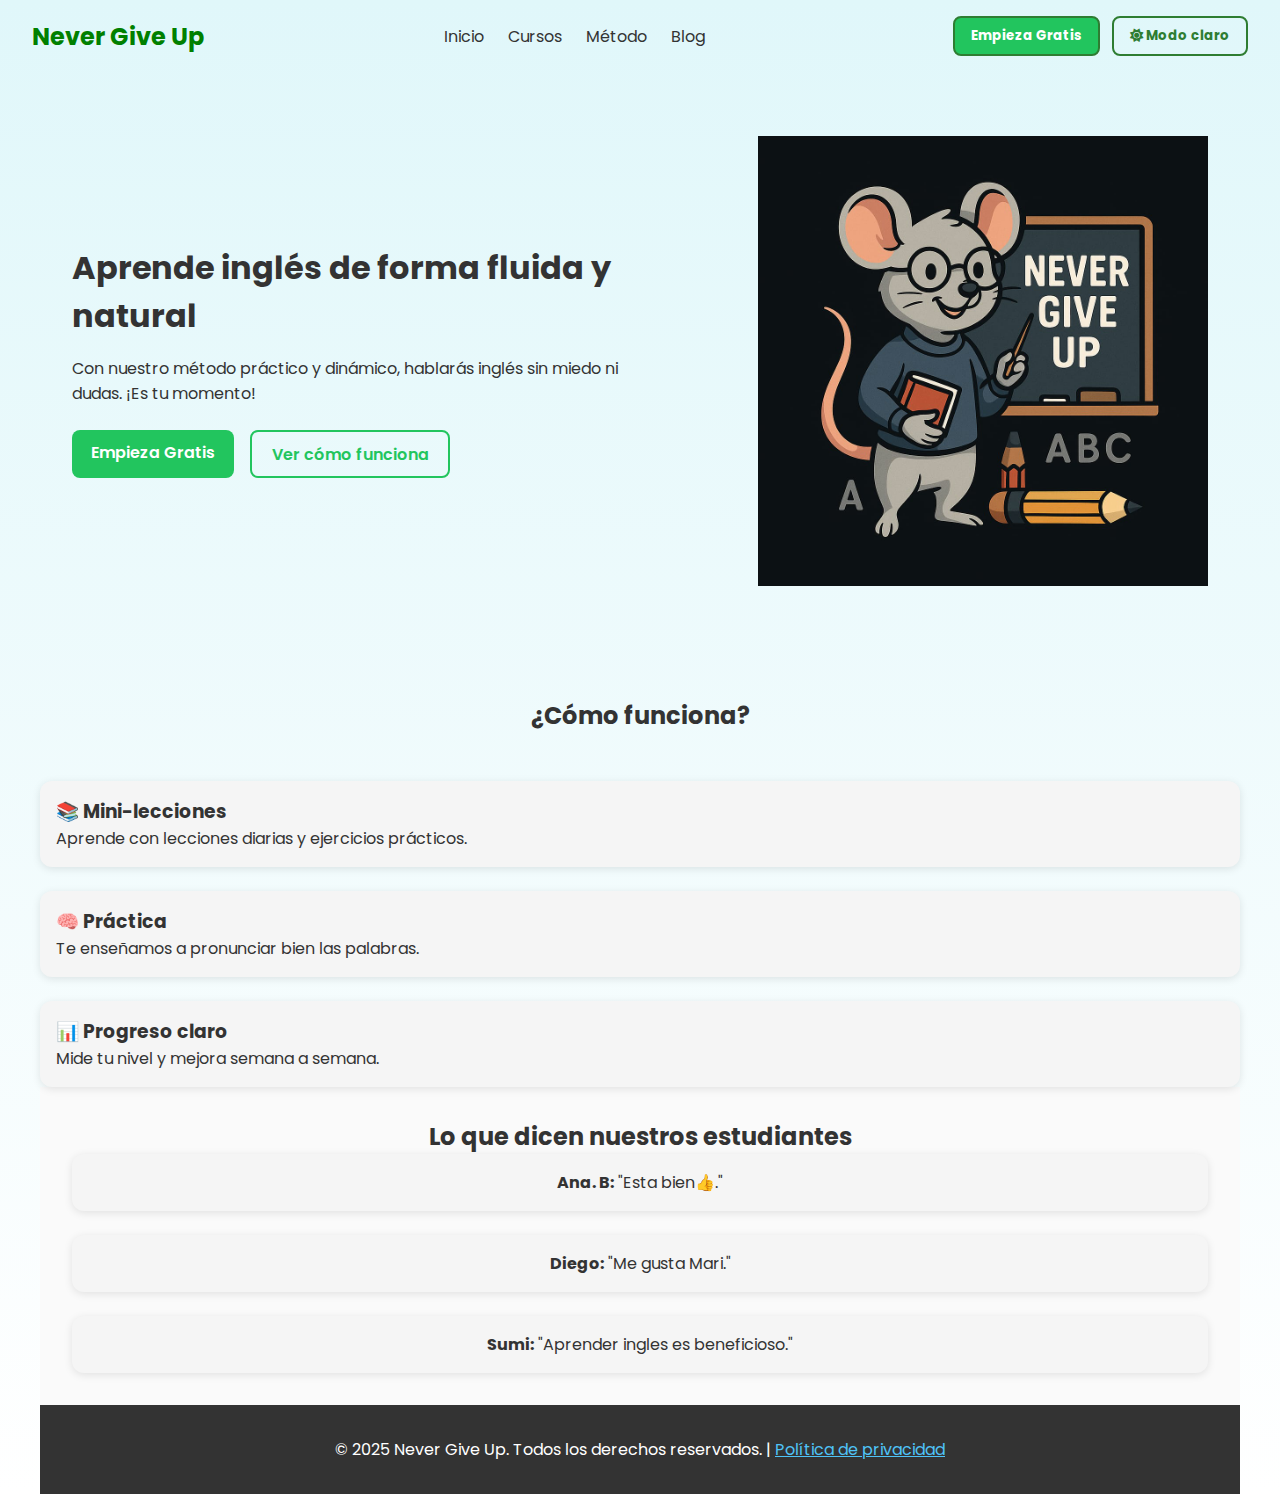
<file: index.html>
<!DOCTYPE html><html lang="es"><head>
  <meta charset="UTF-8" />
  <meta name="viewport" content="width=device-width, initial-scale=1.0" />
  <title>Never Give Up</title>
  <link rel="preconnect" href="https://fonts.googleapis.com" />
  <link rel="preconnect" href="https://fonts.gstatic.com" crossorigin />
  <link href="https://fonts.googleapis.com/css2?family=Poppins:wght@400;600;700&display=swap" rel="stylesheet" />
  <link rel="stylesheet" href="https://cdnjs.cloudflare.com/ajax/libs/font-awesome/6.5.0/css/all.min.css" />
  <style>
    * {
      margin: 0;
      padding: 0;
      box-sizing: border-box;
      font-family: 'Poppins', sans-serif;
    }body {
  background: linear-gradient(to bottom, #e0f7fa, #ffffff);
  color: #333;
  transition: background 0.3s, color 0.3s;
}

body.dark {
  background: #121212;
  color: #fff;
}

header {
  display: flex;
  justify-content: space-between;
  align-items: center;
  padding: 1rem 2rem;
  flex-wrap: wrap;
}
@media (min-width: 1600px) {
  .contenedor {
    max-width: 1400px;
    padding:3rem;}
}
.logo {
  font-family: 'Poppins', sans-serif;
  font-weight: 700;
  font-size: 1.5rem;
  color: green;
  display: flex;
  align-items: center;
  gap:0.5rem;
}

.menu-toggle {
  display: none;
  font-size: 1.5rem;
  cursor: pointer;
}

nav {
  display: flex;
  gap: 1.5rem;
}

nav a {
  text-decoration: none;
  color: inherit;
  transition: color 0.3s;
}

nav a:hover {
  color: #2e7d32;
}

.btn-group button {
  padding: 0.5rem 1rem;
  border-radius: 8px;
  font-weight: bold;
  cursor: pointer;
  margin-left: 0.5rem;
  border: 2px solid #2e7d32;
}

.btn-primary {
  background: #2e7d32;
  color: #fff;
}
.btn-secondary {
  border: 2px solid #22c55e;
  color: #22c55e;
  background-color: transparent;
  transition: background-color 0.3s, color 0.3s, border-color 0.3s;
}

.btn-secondary:hover {
  background-color: #22c55e;
  color: white;
}

.btn-secondary:active {
  background-color: transparent;
  color: #22c55e;
  border-color: #22c55e;
}

.btn-outline {
  background: transparent;
  color: #2e7d32;
}
/* Contenedor principal con flex en pantallas grandes */
/* Contenedor principal con flex en pantallas grandes */
.hero-content {
  display: flex;
  flex-direction: column; /* por defecto, columnas (móvil) */
  align-items: center;
  text-align: center;
  padding: 2rem 1rem; /* Añadir padding para que el contenido no toque los bordes */
}

/* Texto dentro del contenedor */
.hero-text {
  padding-bottom: 20px; /* Espacio entre el texto y la imagen en móvil */
}

.hero-text h1 {
  font-size: 2rem; /* Puedes ajustar el tamaño si quieres */
  margin-bottom: 1rem;
}

.hero-text p {
  font-size: 1rem;
  margin-bottom: 1.5rem;
}

/* Imagen dentro del contenedor */
.hero-image {
  display: flex; /* Para centrar la imagen dentro de su contenedor */
  justify-content: center;
  align-items: center;
  flex-shrink: 0; /* Evita que la imagen se "achique" demasiado */
}

.hero-image img {
  max-width: 100%; /* La imagen no será más ancha que su contenedor */
  height: auto; /* Mantiene la proporción de la imagen */
  width: 300px; /* Tamaño por defecto para pantallas pequeñas */
  display: block;
  /* margin: 20px auto;  No necesario si flexbox lo maneja */
}

/* Pantallas más grandes: layout en fila */
@media (min-width: 768px) {
  .hero-content {
    flex-direction: row; /* En pantallas grandes, se alinean en fila */
    justify-content: space-between;
    text-align: left;
    padding: 4rem 2rem; /* Más padding en pantallas grandes */
  }

  .hero-text {
    flex: 1; /* El texto ocupa el espacio restante */
    padding-right: 40px; /* Espacio entre el texto y la imagen */
    padding-bottom: 0; /* Quitar padding inferior en desktop */
  }

  .hero-image {
    flex: 1; /* La imagen también ocupa espacio */
    justify-content: flex-end; /* Alinea la imagen a la derecha del contenedor */
  }

  .hero-image img {
    width: 100%; /* La imagen ocupa el 100% de su contenedor flex-item */
    max-width: 450px; /* Define un tamaño máximo para que no sea GIGANTE en pantallas muy grandes */
    /* margin: 0; No necesario */
  }
}

/* Animación de hover para la imagen (opcional) */
.hero-image img:hover {
  transform: scale(1.03);
}

/* Estilo para los botones dentro de hero-text */
.hero-text .btn-group {
  margin-top: 1.5rem; /* Espacio entre el párrafo y los botones */
  display: flex; /* Para que los botones se alineen en fila */
  justify-content: center; /* Centrar botones en móvil */
  gap: 1rem; /* Espacio entre los botones */
}

@media (min-width: 768px) {
  .hero-text .btn-group {
    justify-content: flex-start; /* Alinear botones a la izquierda en desktop */
  }
}

.hero-container {
  display: flex;
  justify-content: center;
}

.hero {
  text-align: center;
  padding: 4rem 2rem;
  animation: fadeInUp 1s ease;
}

.hero h1 {
  font-size: 2rem;
  font-weight: 700;
/* Para pantallas grandes */
@media (min-width: 768px) {
  .hero-text h1 {
    font-size: 3rem; /* O 3.5rem, lo que consideres adecuado */
  }
  .hero-text p {
    font-size: 1.15rem; /* Ligeramente más grande para desktop */
  }
  /* Asegúrate que el padding del hero-content sea el adecuado para el texto */
  .hero-content {
    padding: 6rem 0; /* Más espacio vertical dentro del hero section, si es necesario */
  }
}
}
.hero p {
  margin-top: 1rem;
  font-size: 1rem;
}

.hero .btn-group {
  margin-top: 2rem;
}

.section {
  padding: 3rem 2rem;
  text-align: center;
}

.cards {
  display: flex;
  flex-direction: column;
  gap: 1.5rem;
}

.card {
  background: #f5f5f5;
  padding: 1rem;
  border-radius: 12px;
  box-shadow: 0 2px 8px rgba(0, 0, 0, 0.1);
}

body.dark .card {
  background: #1e1e1e;
}

footer {
  padding: 2rem;
  background: #333;
  color: #fff;
  text-align: center;
}

body.dark footer {
  background: #000;
}

.testimonios {
  background: #fafafa;
  padding: 2rem;
}

body.dark .testimonios {
  background: #1c1c1c;
}

@keyframes fadeInUp {
  0% {
    opacity: 0;
    transform: translateY(20px);
  }
  100% {
    opacity: 1;
    transform: translateY(0);
  }
}

@media (max-width: 768px) {
  nav {
    flex-direction: column;
    display: none;
    background: #fff;
    position: absolute;
    top: 70px;
    left: 0;
    width: 100%;
    padding: 1rem;
  }

  body.dark nav {
    background: #1c1c1c;
  }

  nav.active {
    display: flex;
  }

  .menu-toggle {
    display: block;
  }
}
/* Quita subrayado por defecto */
a {
  text-decoration: none;
  color: inherit;
}

/* Botón base */
.btn {
  display: inline-block;
  padding: 0.6rem 1.2rem;
  border-radius: 8px;
  font-weight: 600;
  text-align: center;
  cursor: pointer;
  transition: all 0.3s ease;
}

/* Botón principal */
.btn-primary {
  background-color: #22c55e;
  color: white;
}

/* Botón secundario con borde */
.btn-secondary {
  border: 2px solid #22c55e;
  color: #22c55e;
  background: transparent;
}

.btn-primary:hover {
  background-color: #16a34a;
}

.btn-secondary:hover {
  background-color: #22c55e;
 color:white;
}
.contenedor {
  display: flex;
  flex-direction: column;
  align-items: center;
  text-align: center;
  padding: 2rem;
}

@media (min-width: 1024px) {
  .contenedor {
    flex-direction: row;
    justify-content: space-between;
    text-align: left;
    padding: 4rem;
  }

  .texto, .imagen {
    width:48%;
}
}
/* Agrega esto al final de tus estilos CSS o donde consideres que va bien */

.main-container {
  max-width: 1200px; 
  margin: 0 auto; 
  padding: 0 20px; 
}

@media (min-width: 1200px) {
  .main-container {
    padding: 0; 
  }
}

@media (min-width: 768px) {
  .hero-content {
    flex-direction: row;
    justify-content: space-between;
    text-align: left;
  }

  .hero-text {
    flex: 1;
    padding-right: 40px;
  }

  .hero-image {
    flex: 1;
    justify-content: flex-end;
  }

  .hero-image img {
    width: 100%;
    max-width: 450px;
  }
}
  </style>
</head>
<body>
  <header>
     <div class="logo">Never Give Up</div>
      <div class="menu-toggle" onclick="toggleMenu()">
        <i class="fas fa-bars"></i>
      </div>
      <nav id="nav">
        <a href="#inicio">Inicio</a>
        <a href="#cursos">Cursos</a>
        <a href="#metodo">Método</a>
        <a href="#blog">Blog</a>
      </nav>
      <div class="btn-group">
        <button class="btn-primary">Empieza Gratis</button>
        <button class="btn-outline" onclick="toggleModo()" id="modo-btn">
          <i class="fas fa-sun"></i> Modo claro
        </button>
      </div>
    </header>

    <div class="main-container">
      <section class="hero-content">
        <div class="hero-text">
          <h1>Aprende inglés de forma fluida y natural</h1>
          <p>
            Con nuestro método práctico y dinámico, hablarás inglés sin miedo
            ni dudas. ¡Es tu momento!
          </p>
          <div class="btn-group">
            <a href="#" class="btn btn-primary">Empieza Gratis</a>
            <a href="#" class="btn btn-secondary">Ver cómo funciona</a>
          </div>
        </div>
        <div class="hero-image">
          <img src="prosor-raton.jpg" alt="prosor-rata" />
        </div>
      </section>

      <section class="section" id="metodo">
        <h2>¿Cómo funciona?</h2>
        <div class="cards">
          </div>
      </section>
    <div class="cards">
      <div class="card">
        <h3>📚 Mini-lecciones</h3>
        <p>Aprende con lecciones diarias y ejercicios prácticos.</p>
      </div>
      <div class="card">
        <h3>🧠 Práctica</h3>
        <p>Te enseñamos a pronunciar bien las palabras.</p>
      </div>
      <div class="card">
        <h3>📊 Progreso claro</h3>
        <p>Mide tu nivel y mejora semana a semana.</p>
      </div>
    </div>
  </section>  <section class="section testimonios" id="testimonios">
    <h2>Lo que dicen nuestros estudiantes</h2>
    <div class="cards">
      <div class="card">
        <p><strong>Ana. B:</strong> "Esta bien👍."</p>
      </div>
      <div class="card">
        <p><strong>Diego:</strong> "Me gusta Mari."</p>
      </div>
      <div class="card">
        <p><strong>Sumi:</strong> "Aprender ingles es beneficioso."</p>
      </div>
    </div>
  </section>  <footer>
    <p>© 2025 Never Give Up. Todos los derechos reservados. | <a href="#" style="color:#4fc3f7; text-decoration: underline;">Política de privacidad</a></p>
  </footer>  <script>
    function toggleModo() {
      document.body.classList.toggle('dark');
      const btn = document.getElementById('modo-btn');
      if (document.body.classList.contains('dark')) {
        btn.innerHTML = '<i class="fas fa-moon"></i> Modo oscuro';
      } else {
        btn.innerHTML = '<i class="fas fa-sun"></i> Modo claro';
      }
    }

    function toggleMenu() {
      const nav = document.getElementById('nav');
      nav.classList.toggle('active');
    }
  </script></body></html>
</file>
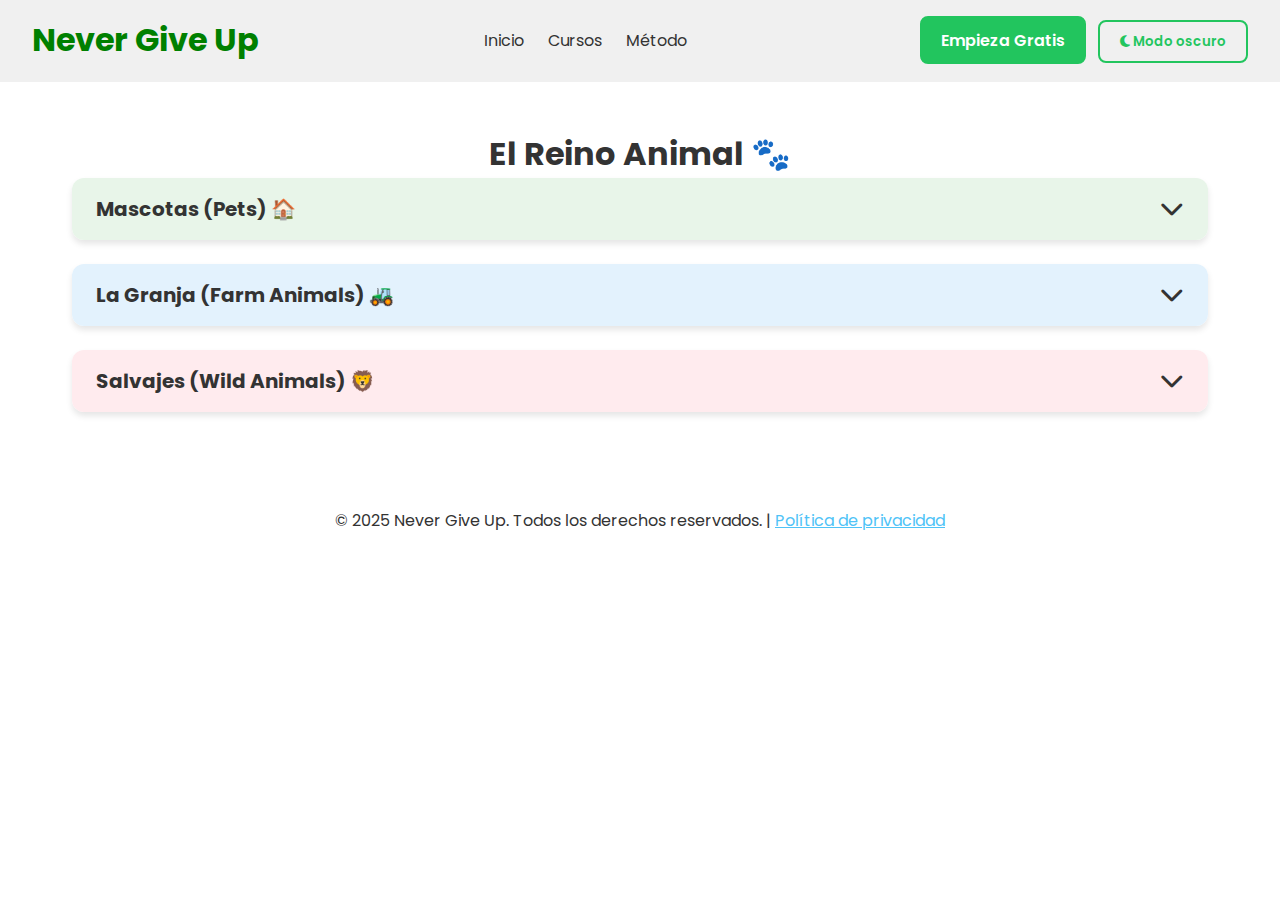
<file: animales.html>
<!DOCTYPE html>
<html lang="es">
<head>
    <meta charset="UTF-8" />
    <meta name="viewport" content="width=device-width, initial-scale=1.0" />
    <title>Animales - Never Give Up School</title>
    <link rel="preconnect" href="https://fonts.googleapis.com" />
    <link rel="preconnect" href="https://fonts.gstatic.com" crossorigin />
    <link href="https://fonts.googleapis.com/css2?family=Poppins:wght@400;600;700&display=swap" rel="stylesheet" />
    <link rel="stylesheet" href="https://cdnjs.cloudflare.com/ajax/libs/font-awesome/6.5.0/css/all.min.css" />
    <link rel="stylesheet" href="style.css" />
</head>
<body class="cursos-page">
    <header>
        <div class="logo">Never Give Up</div>
        <button class="menu-toggle" onclick="toggleMenu()">
            <i class="fas fa-bars"></i>
        </button>
        <nav id="nav">
            <ul>
                <li><a href="index.html">Inicio</a></li>
                <li><a href="cursos.html">Cursos</a></li>
                <li><a href="metodo.html">Método</a></li>
            </ul>
        </nav>
        <div class="btn-group">
            <a href="cursos.html" class="btn btn-primary">Empieza Gratis</a>
            <button class="btn btn-outline" onclick="toggleModo()" id="modo-btn">
                <i class="fas fa-sun"></i> Modo claro
            </button>
        </div>
    </header>

    <main class="main-container">
        <section class="section">
            <h1 style="text-align: center;">El Reino Animal 🐾</h1>
            
            <div class="acordeon-container">
                
                <div class="acordeon etapa-1">
                    <div class="acordeon-header">
                        <h2 class="acordeon-titulo">Mascotas (Pets) 🏠</h2>
                        <button class="acordeon-toggle"><i class="fas fa-chevron-down"></i></button>
                    </div>
                    <div class="acordeon-contenido">
                        <div class="grid-numeros">
                            <div class="card-animal">
                                <span class="emoji-grande">🐶</span>
                                <span class="ingles">Dog</span>
                                <span class="pronunciacion">/Dog/</span>
                                <button class="btn-audio"><i class="fas fa-volume-up"></i></button>
                            </div>
                            <div class="card-animal">
                                <span class="emoji-grande">🐱</span>
                                <span class="ingles">Cat</span>
                                <span class="pronunciacion">/Cat/</span>
                                <button class="btn-audio"><i class="fas fa-volume-up"></i></button>
                            </div>
                            <div class="card-animal">
                                <span class="emoji-grande">🐰</span>
                                <span class="ingles">Rabbit</span>
                                <span class="pronunciacion">/Rabit/</span>
                                <button class="btn-audio"><i class="fas fa-volume-up"></i></button>
                            </div>
                            <div class="card-animal">
                                <span class="emoji-grande">🐹</span>
                                <span class="ingles">Hamster</span>
                                <span class="pronunciacion">/Jamster/</span>
                                <button class="btn-audio"><i class="fas fa-volume-up"></i></button>
                            </div>
                        </div>
                    </div>
                </div>

                <div class="acordeon etapa-2">
                    <div class="acordeon-header">
                        <h2 class="acordeon-titulo">La Granja (Farm Animals) 🚜</h2>
                        <button class="acordeon-toggle"><i class="fas fa-chevron-down"></i></button>
                    </div>
                    <div class="acordeon-contenido">
                        <div class="grid-numeros">
                            <div class="card-animal">
                                <span class="emoji-grande">🐮</span>
                                <span class="ingles">Cow</span>
                                <span class="pronunciacion">/Cau/</span>
                                <button class="btn-audio"><i class="fas fa-volume-up"></i></button>
                            </div>
                            <div class="card-animal">
                                <span class="emoji-grande">🐷</span>
                                <span class="ingles">Pig</span>
                                <span class="pronunciacion">/Pig/</span>
                                <button class="btn-audio"><i class="fas fa-volume-up"></i></button>
                            </div>
                            <div class="card-animal">
                                <span class="emoji-grande">🐔</span>
                                <span class="ingles">Chicken</span>
                                <span class="pronunciacion">/Chiken/</span>
                                <button class="btn-audio"><i class="fas fa-volume-up"></i></button>
                            </div>
                            <div class="card-animal">
                                <span class="emoji-grande">🐑</span>
                                <span class="ingles">Sheep</span>
                                <span class="pronunciacion">/Ship/</span>
                                <button class="btn-audio"><i class="fas fa-volume-up"></i></button>
                            </div>
                            <div class="card-animal">
                                <span class="emoji-grande">🐴</span>
                                <span class="ingles">Horse</span>
                                <span class="pronunciacion">/Jors/</span>
                                <button class="btn-audio"><i class="fas fa-volume-up"></i></button>
                            </div>
                            <div class="card-animal">
                                <span class="emoji-grande">🦆</span>
                                <span class="ingles">Duck</span>
                                <span class="pronunciacion">/Dak/</span>
                                <button class="btn-audio"><i class="fas fa-volume-up"></i></button>
                            </div>
                        </div>
                    </div>
                </div>

                <div class="acordeon etapa-3">
                    <div class="acordeon-header">
                        <h2 class="acordeon-titulo">Salvajes (Wild Animals) 🦁</h2>
                        <button class="acordeon-toggle"><i class="fas fa-chevron-down"></i></button>
                    </div>
                    <div class="acordeon-contenido">
                        <div class="grid-numeros">
                            <div class="card-animal">
                                <span class="emoji-grande">🦁</span>
                                <span class="ingles">Lion</span>
                                <span class="pronunciacion">/Laion/</span>
                                <button class="btn-audio"><i class="fas fa-volume-up"></i></button>
                            </div>
                            <div class="card-animal">
                                <span class="emoji-grande">🐯</span>
                                <span class="ingles">Tiger</span>
                                <span class="pronunciacion">/Taiger/</span>
                                <button class="btn-audio"><i class="fas fa-volume-up"></i></button>
                            </div>
                            <div class="card-animal">
                                <span class="emoji-grande">🐘</span>
                                <span class="ingles">Elephant</span>
                                <span class="pronunciacion">/Elefant/</span>
                                <button class="btn-audio"><i class="fas fa-volume-up"></i></button>
                            </div>
                            <div class="card-animal">
                                <span class="emoji-grande">🐒</span>
                                <span class="ingles">Monkey</span>
                                <span class="pronunciacion">/Monki/</span>
                                <button class="btn-audio"><i class="fas fa-volume-up"></i></button>
                            </div>
                            <div class="card-animal">
                                <span class="emoji-grande">🦒</span>
                                <span class="ingles">Giraffe</span>
                                <span class="pronunciacion">/Yiraf/</span>
                                <button class="btn-audio"><i class="fas fa-volume-up"></i></button>
                            </div>
                            <div class="card-animal">
                                <span class="emoji-grande">🐊</span>
                                <span class="ingles">Crocodile</span>
                                <span class="pronunciacion">/Crocodail/</span>
                                <button class="btn-audio"><i class="fas fa-volume-up"></i></button>
                            </div>
                        </div>
                    </div>
                </div>

            </div>
        </section>
    </main>

    <footer>
        <p>© 2025 Never Give Up. Todos los derechos reservados. | <a href="#" style="color:#4fc3f7; text-decoration: underline;">Política de privacidad</a></p>
    </footer>

    <script src="script.js"></script>
</body>
</html>
</file>
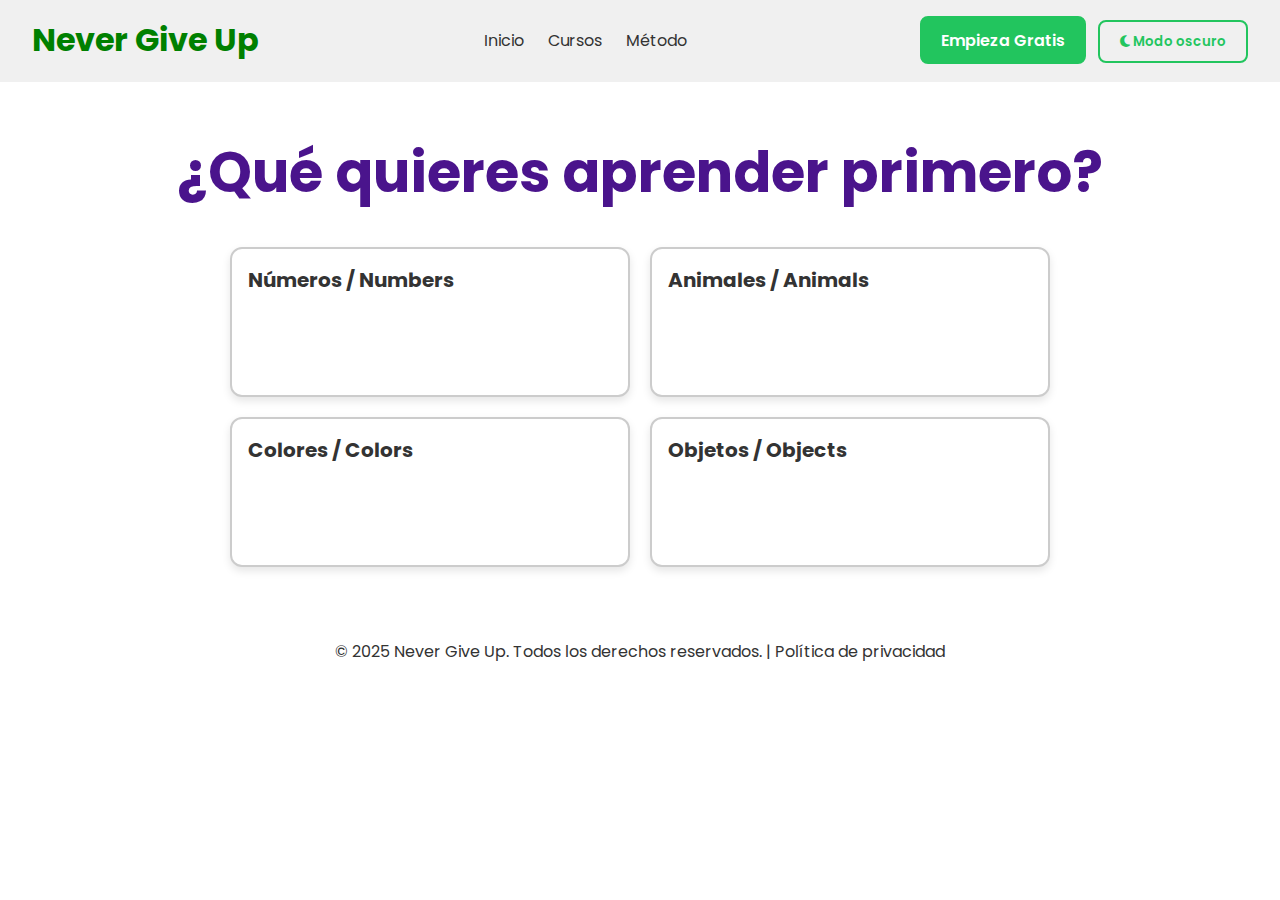
<file: aprender.html>
<!DOCTYPE html>
<html lang="es">
<head>
    <meta charset="UTF-8">
    <meta name="viewport" content="width=device-width, initial-scale=1.0">
    <title>Never Give Up</title>
    <link rel="preconnect" href="https://fonts.googleapis.com" />
    <link rel="preconnect" href="https://fonts.gstatic.com" crossorigin />
    <link href="https://fonts.googleapis.com/css2?family=Poppins:wght@400;600;700&display=swap" rel="stylesheet" />
    <link rel="stylesheet" href="https://cdnjs.cloudflare.com/ajax/libs/font-awesome/6.5.0/css/all.min.css" />
    <link rel="stylesheet" href="style.css">
</head>
<body>
    <header>
        <div class="logo">Never Give Up</div>
        <button class="menu-toggle" onclick="toggleMenu()">
            <i class="fas fa-bars"></i>
        </button>
        <nav id="nav">
            <ul>
                <li><a href="index.html">Inicio</a></li>
                <li><a href="nivelactual.html">Cursos</a></li>
                <li><a href="nivelactual.html">Método</a></li>
            </ul>
        </nav>
        <div class="btn-group">
            <a href="nivelactual.html" class="btn btn-primary">Empieza Gratis</a>
            <button class="btn btn-outline" onclick="toggleModo()" id="modo-btn">
                <i class="fas fa-sun"></i> Modo claro
            </button>
        </div>
    </header>

    <main class="main-container">
        <section class="aprender-page-content">
            <h1>¿Qué quieres aprender primero?</h1>
            <div class="contenedor-temas">
                <a href="Numerosetapa1.html" class="tema-card">
                    <div class="tema-card-header">
                        <p>Números / Numbers</p>
                    </div>
                </a>
                <a href="#" class="tema-card">
                    <div class="tema-card-header">
                        <p>Animales / Animals</p>
                    </div>
                </a>
                <a href="#" class="tema-card">
                    <div class="tema-card-header">
                        <p>Colores / Colors</p>
                    </div>
                </a>
                <a href="#" class="tema-card">
                    <div class="tema-card-header">
                        <p>Objetos / Objects</p>
                    </div>
                </a>
            </div>
        </section>
    </main>

    <footer>
        <p>&copy; 2025 Never Give Up. Todos los derechos reservados. | <a href="#">Política de privacidad</a></p>
    </footer>

    <script src="script.js"></script>
</body>
</html>
</file>
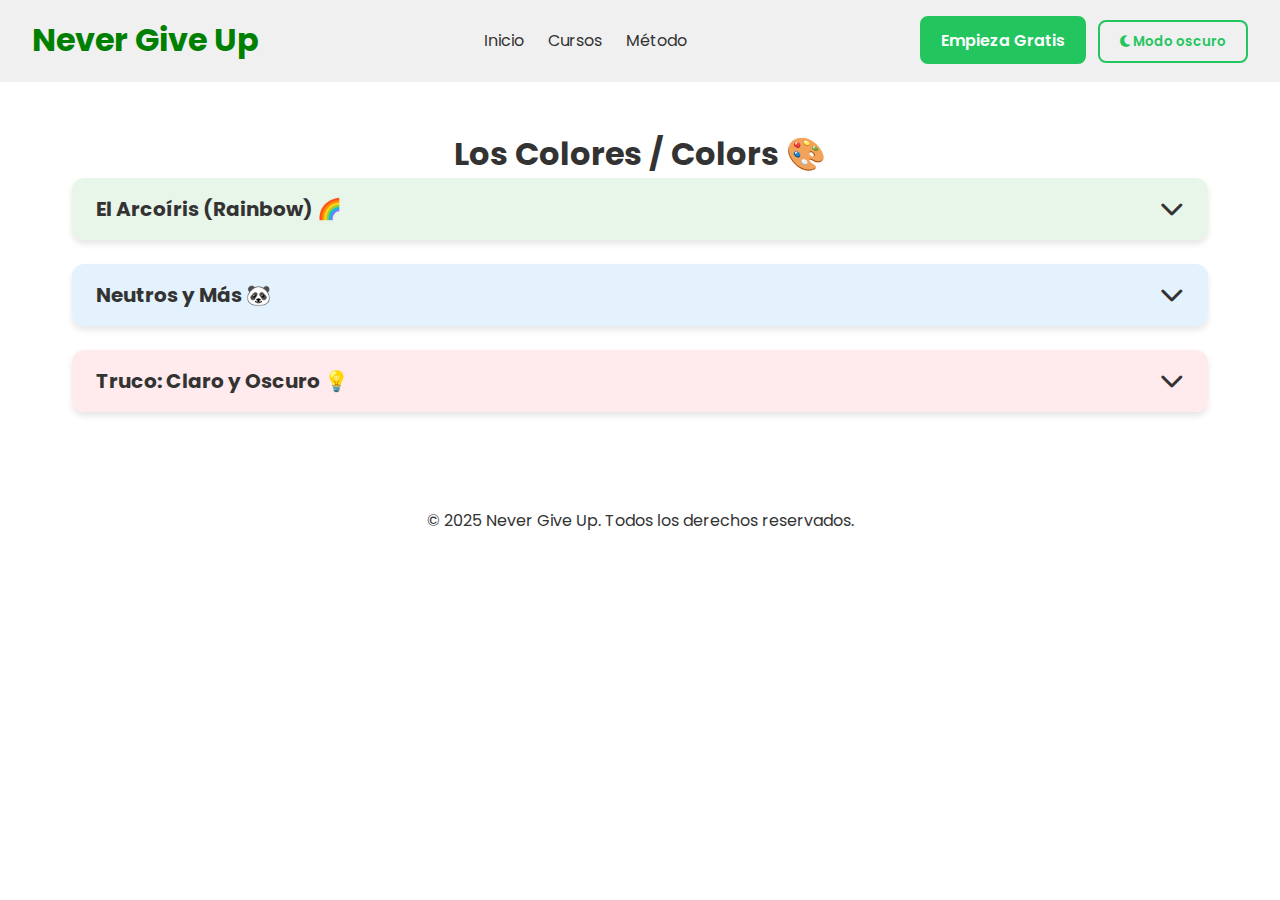
<file: colores.html>
<!DOCTYPE html>
<html lang="es">
<head>
    <meta charset="UTF-8" />
    <meta name="viewport" content="width=device-width, initial-scale=1.0" />
    <title>Colores - Never Give Up School</title>
    <link rel="preconnect" href="https://fonts.googleapis.com" />
    <link rel="preconnect" href="https://fonts.gstatic.com" crossorigin />
    <link href="https://fonts.googleapis.com/css2?family=Poppins:wght@400;600;700&display=swap" rel="stylesheet" />
    <link rel="stylesheet" href="https://cdnjs.cloudflare.com/ajax/libs/font-awesome/6.5.0/css/all.min.css" />
    <link rel="stylesheet" href="style.css" />
</head>
<body class="cursos-page">
    <header>
        <div class="logo">Never Give Up</div>
        <button class="menu-toggle" onclick="toggleMenu()">
            <i class="fas fa-bars"></i>
        </button>
        <nav id="nav">
            <ul>
                <li><a href="index.html">Inicio</a></li>
                <li><a href="cursos.html">Cursos</a></li>
                <li><a href="metodo.html">Método</a></li>
            </ul>
        </nav>
        <div class="btn-group">
            <a href="cursos.html" class="btn btn-primary">Empieza Gratis</a>
            <button class="btn btn-outline" onclick="toggleModo()" id="modo-btn">
                <i class="fas fa-sun"></i> Modo claro
            </button>
        </div>
    </header>

    <main class="main-container">
        <section class="section">
            <h1 style="text-align: center;">Los Colores / Colors 🎨</h1>
            
            <div class="acordeon-container">
                
                <div class="acordeon etapa-1">
                    <div class="acordeon-header">
                        <h2 class="acordeon-titulo">El Arcoíris (Rainbow) 🌈</h2>
                        <button class="acordeon-toggle"><i class="fas fa-chevron-down"></i></button>
                    </div>
                    <div class="acordeon-contenido">
                        <div class="grid-numeros">
                            <div class="card-color">
                                <div class="circulo-color" style="background-color: #FF0000;"></div>
                                <span class="ingles">Red</span>
                                <span class="pronunciacion">/Red/</span>
                                <button class="btn-audio"><i class="fas fa-volume-up"></i></button>
                            </div>
                            <div class="card-color">
                                <div class="circulo-color" style="background-color: #0000FF;"></div>
                                <span class="ingles">Blue</span>
                                <span class="pronunciacion">/Blu/</span>
                                <button class="btn-audio"><i class="fas fa-volume-up"></i></button>
                            </div>
                            <div class="card-color">
                                <div class="circulo-color" style="background-color: #FFD700;"></div>
                                <span class="ingles">Yellow</span>
                                <span class="pronunciacion">/Yelou/</span>
                                <button class="btn-audio"><i class="fas fa-volume-up"></i></button>
                            </div>
                            <div class="card-color">
                                <div class="circulo-color" style="background-color: #008000;"></div>
                                <span class="ingles">Green</span>
                                <span class="pronunciacion">/Grin/</span>
                                <button class="btn-audio"><i class="fas fa-volume-up"></i></button>
                            </div>
                            <div class="card-color">
                                <div class="circulo-color" style="background-color: #FFA500;"></div>
                                <span class="ingles">Orange</span>
                                <span class="pronunciacion">/Oranch/</span>
                                <button class="btn-audio"><i class="fas fa-volume-up"></i></button>
                            </div>
                            <div class="card-color">
                                <div class="circulo-color" style="background-color: #800080;"></div>
                                <span class="ingles">Purple</span>
                                <span class="pronunciacion">/Perpol/</span>
                                <button class="btn-audio"><i class="fas fa-volume-up"></i></button>
                            </div>
                        </div>
                    </div>
                </div>

                <div class="acordeon etapa-2">
                    <div class="acordeon-header">
                        <h2 class="acordeon-titulo">Neutros y Más 🐼</h2>
                        <button class="acordeon-toggle"><i class="fas fa-chevron-down"></i></button>
                    </div>
                    <div class="acordeon-contenido">
                        <div class="grid-numeros">
                            <div class="card-color">
                                <div class="circulo-color" style="background-color: #000000;"></div>
                                <span class="ingles">Black</span>
                                <span class="pronunciacion">/Blac/</span>
                                <button class="btn-audio"><i class="fas fa-volume-up"></i></button>
                            </div>
                            <div class="card-color">
                                <div class="circulo-color" style="background-color: #FFFFFF; border: 1px solid #ddd;"></div>
                                <span class="ingles">White</span>
                                <span class="pronunciacion">/Wait/</span>
                                <button class="btn-audio"><i class="fas fa-volume-up"></i></button>
                            </div>
                            <div class="card-color">
                                <div class="circulo-color" style="background-color: #808080;"></div>
                                <span class="ingles">Gray</span>
                                <span class="pronunciacion">/Grei/</span>
                                <button class="btn-audio"><i class="fas fa-volume-up"></i></button>
                            </div>
                            <div class="card-color">
                                <div class="circulo-color" style="background-color: #FFC0CB;"></div>
                                <span class="ingles">Pink</span>
                                <span class="pronunciacion">/Pink/</span>
                                <button class="btn-audio"><i class="fas fa-volume-up"></i></button>
                            </div>
                            <div class="card-color">
                                <div class="circulo-color" style="background-color: #8B4513;"></div>
                                <span class="ingles">Brown</span>
                                <span class="pronunciacion">/Braun/</span>
                                <button class="btn-audio"><i class="fas fa-volume-up"></i></button>
                            </div>
                        </div>
                    </div>
                </div>

                <div class="acordeon etapa-3">
                    <div class="acordeon-header">
                        <h2 class="acordeon-titulo">Truco: Claro y Oscuro 💡</h2>
                        <button class="acordeon-toggle"><i class="fas fa-chevron-down"></i></button>
                    </div>
                    <div class="acordeon-contenido">
                        <div class="formula-box">
                            <h4>🎨 Crea tus propios colores</h4>
                            <p>No necesitas memorizar todo. Solo usa estas palabras mágicas antes del color:</p>
                            
                            <ul style="list-style: none; padding: 0; margin: 1rem 0;">
                                <li style="margin-bottom: 0.5rem;">☀️ <strong>Light</strong> (Lait) = Claro</li>
                                <li>🌑 <strong>Dark</strong> (Dark) = Oscuro</li>
                            </ul>

                            <div class="grid-numeros" style="margin-top: 1rem;">
                                <div class="card-color">
                                    <div class="circulo-color" style="background-color: #87CEEB;"></div>
                                    <span class="ingles">Light Blue</span>
                                    <span class="pronunciacion">/Lait Blu/</span>
                                    <button class="btn-audio"><i class="fas fa-volume-up"></i></button>
                                </div>
                                <div class="card-color">
                                    <div class="circulo-color" style="background-color: #0000FF;"></div>
                                    <span class="ingles">Blue</span>
                                    <span class="pronunciacion">/Blu/</span>
                                    <button class="btn-audio"><i class="fas fa-volume-up"></i></button>
                                </div>
                                <div class="card-color">
                                    <div class="circulo-color" style="background-color: #00008B;"></div>
                                    <span class="ingles">Dark Blue</span>
                                    <span class="pronunciacion">/Dark Blu/</span>
                                    <button class="btn-audio"><i class="fas fa-volume-up"></i></button>
                                </div>
                            </div>
                        </div>
                    </div>
                </div>

            </div>
        </section>
    </main>

    <footer>
        <p>© 2025 Never Give Up. Todos los derechos reservados.</p>
    </footer>

    <script src="script.js"></script>
</body>
</html>
</file>
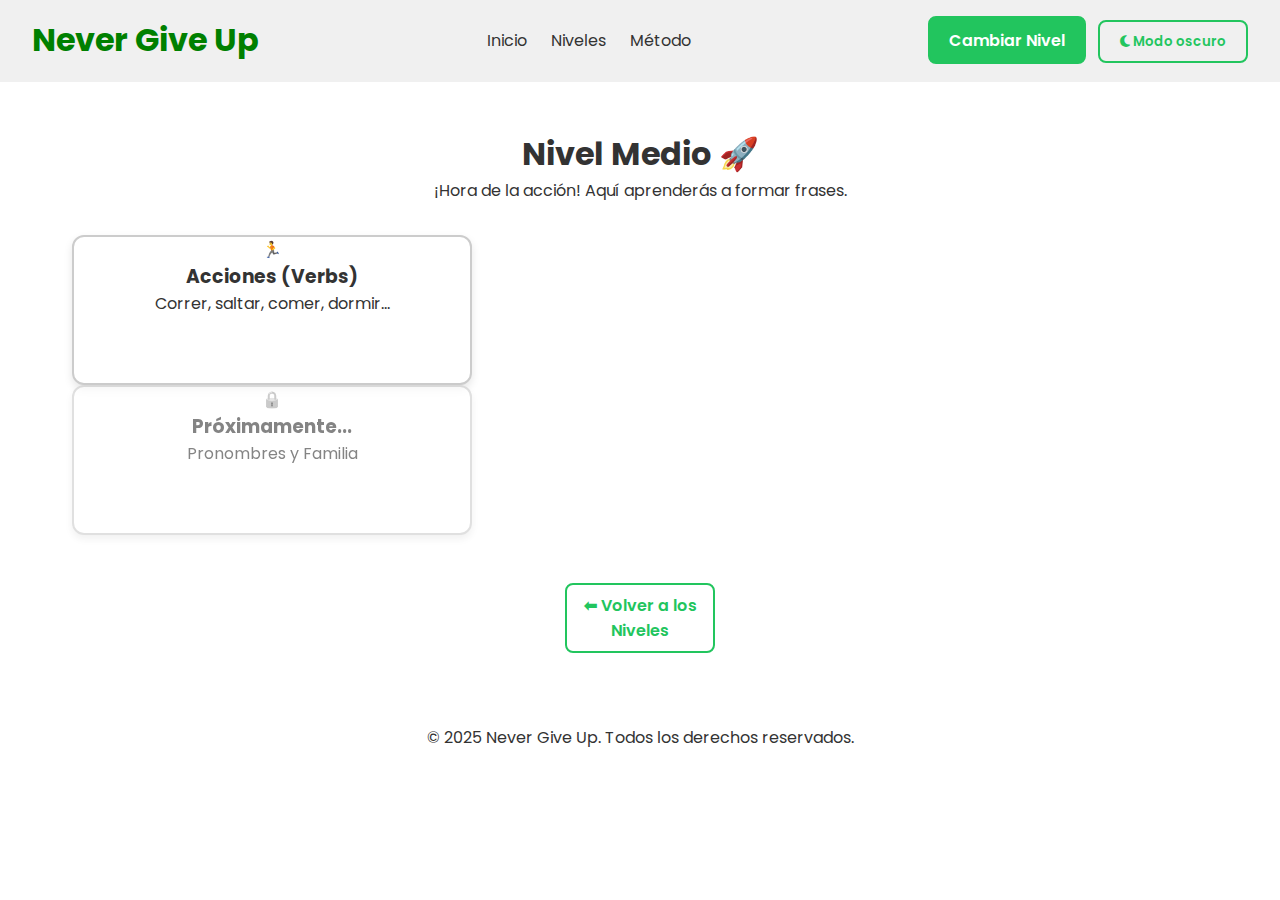
<file: nivel-medio.html>
<!DOCTYPE html>
<html lang="es">
<head>
    <meta charset="UTF-8" />
    <meta name="viewport" content="width=device-width, initial-scale=1.0" />
    <title>Nivel Medio - Never Give Up</title>
    <link rel="preconnect" href="https://fonts.googleapis.com" />
    <link rel="preconnect" href="https://fonts.gstatic.com" crossorigin />
    <link href="https://fonts.googleapis.com/css2?family=Poppins:wght@400;600;700&display=swap" rel="stylesheet" />
    <link rel="stylesheet" href="https://cdnjs.cloudflare.com/ajax/libs/font-awesome/6.5.0/css/all.min.css" />
    <link rel="stylesheet" href="style.css" />
</head>
<body class="cursos-page">
    <header>
        <div class="logo">Never Give Up</div>
        <button class="menu-toggle" onclick="toggleMenu()">
            <i class="fas fa-bars"></i>
        </button>
        <nav id="nav">
            <ul>
                <li><a href="index.html">Inicio</a></li>
                <li><a href="nivelactual.html">Niveles</a></li>
                <li><a href="metodo.html">Método</a></li>
            </ul>
        </nav>
        <div class="btn-group">
            <a href="nivelactual.html" class="btn btn-primary">Cambiar Nivel</a>
            <button class="btn btn-outline" onclick="toggleModo()" id="modo-btn">
                <i class="fas fa-sun"></i>
            </button>
        </div>
    </header>

    <main class="main-container">
        <section class="section">
            <h1 style="text-align: center;">Nivel Medio 🚀</h1>
            <p style="text-align: center; margin-bottom: 2rem;">¡Hora de la acción! Aquí aprenderás a formar frases.</p>
            
            <div class="grid-cursos">
                
                <a href="verbos.html" class="tema-card">
                    <div class="icono-tema">🏃</div>
                    <h3>Acciones (Verbs)</h3>
                    <p>Correr, saltar, comer, dormir...</p>
                </a>

                <div class="tema-card bloqueado" style="opacity: 0.6; cursor: not-allowed; filter: grayscale(1);">
                    <div class="icono-tema">🔒</div>
                    <h3>Próximamente...</h3>
                    <p>Pronombres y Familia</p>
                </div>

            </div>
            
            <div style="text-align: center; margin-top: 3rem;">
                <a href="nivelactual.html" class="btn btn-outline">⬅ Volver a los Niveles</a>
            </div>

        </section>
    </main>

    <footer>
        <p>© 2025 Never Give Up. Todos los derechos reservados.</p>
    </footer>

    <script src="script.js"></script>
</body>
</html>
</file>
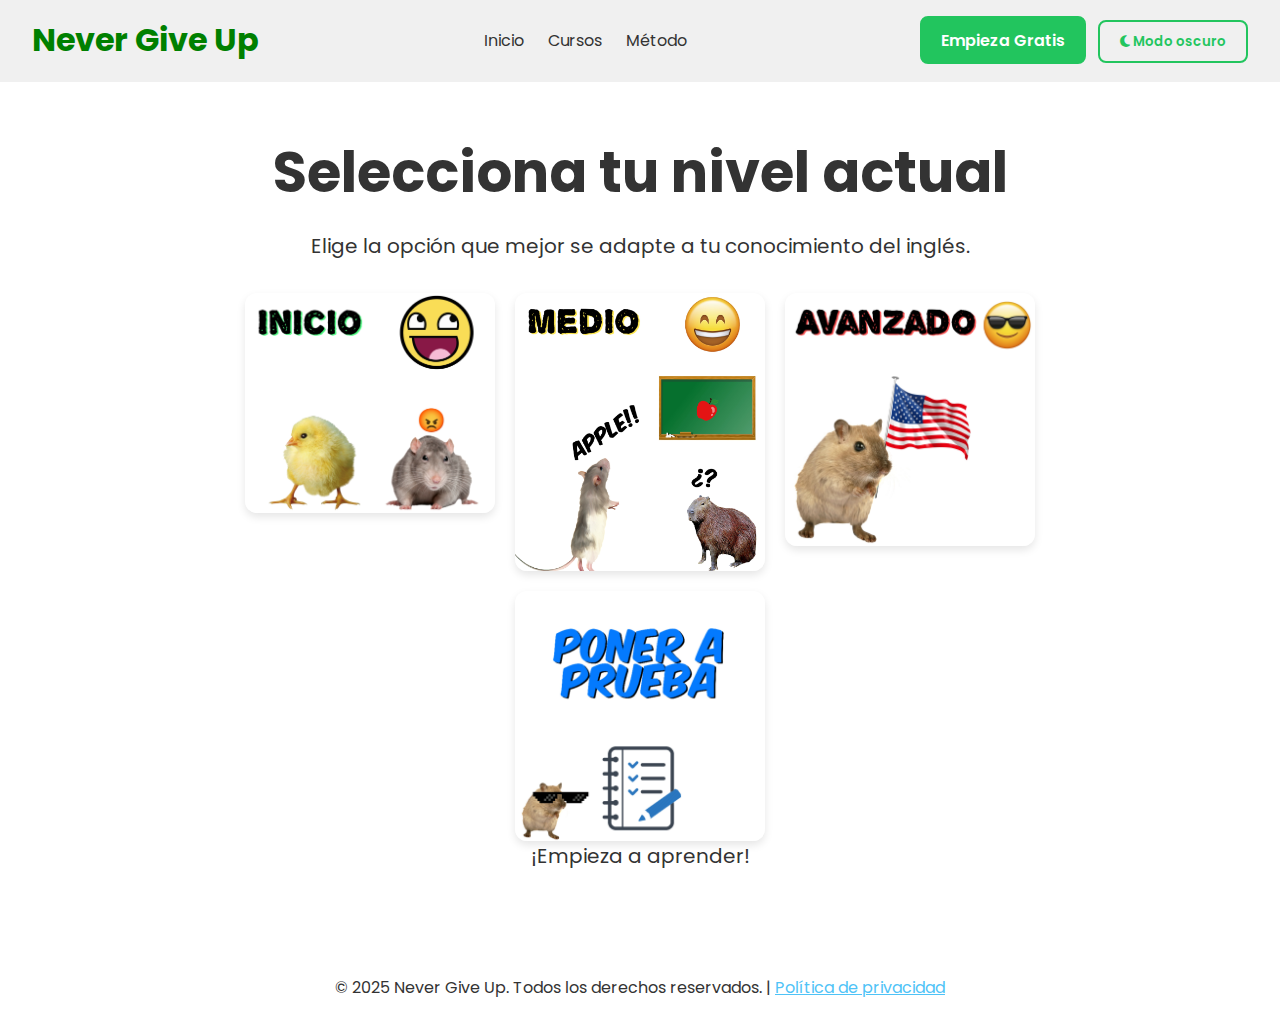
<file: nivelactual.html>
<!DOCTYPE html>
<html lang="es">
<head>
    <meta charset="UTF-8" />
    <meta name="viewport" content="width=device-width, initial-scale=1.0" />
    <title>Never Give Up School</title>
    <link rel="preconnect" href="https://fonts.googleapis.com" />
    <link rel="preconnect" href="https://fonts.gstatic.com" crossorigin />
    <link href="https://fonts.googleapis.com/css2?family=Poppins:wght@400;600;700&display=swap" rel="stylesheet" />
    <link rel="stylesheet" href="https://cdnjs.cloudflare.com/ajax/libs/font-awesome/6.5.0/css/all.min.css" />
    <link rel="stylesheet" href="style.css" />
</head>
<body>
    <header>
        <div class="logo">Never Give Up</div>
        <button class="menu-toggle" onclick="toggleMenu()">
            <i class="fas fa-bars"></i>
        </button>
        <nav id="nav">
            <ul>
                <li><a href="index.html">Inicio</a></li>
                <li><a href="nivelactual.html">Cursos</a></li>
                <li><a href="nivelactual.html">Método</a></li>
            </ul>
        </nav>
        <div class="btn-group">
            <a href="nivelactual.html" class="btn btn-primary">Empieza Gratis</a>
            <button class="btn btn-outline" onclick="toggleModo()" id="modo-btn">
                <i class="fas fa-sun"></i> Modo claro
            </button>
        </div>
    </header>

    <main class="main-container">
        <section class="niveles-page-content">
            <h1>Selecciona tu nivel actual</h1>
            <p>Elige la opción que mejor se adapte a tu conocimiento del inglés.</p>
            <div class="contenedor-niveles">
                <a href="aprender.html">
                    <img src="imagenes/nivel-inicio.jpg" alt="Nivel Inicio" />
                </a>
                <a href="nivel-medio.html">
                    <img src="imagenes/nivel-medio.jpg" alt="Nivel Medio" />
                </a>
                <a href="#">
                    <img src="imagenes/nivel-avanzado.jpg" alt="Nivel Avanzado" />
                </a>
                <a href="#">
                    <img src="imagenes/medir-nivel.jpg" alt="Medir Nivel" />
                </a>
            </div>
            <p>¡Empieza a aprender!</p>
        </section>
    </main>

    <footer>
        <p>© 2025 Never Give Up. Todos los derechos reservados. | <a href="#" style="color:#4fc3f7; text-decoration: underline;">Política de privacidad</a></p>
    </footer>

    <script src="script.js"></script>
</body>
</html>
</file>
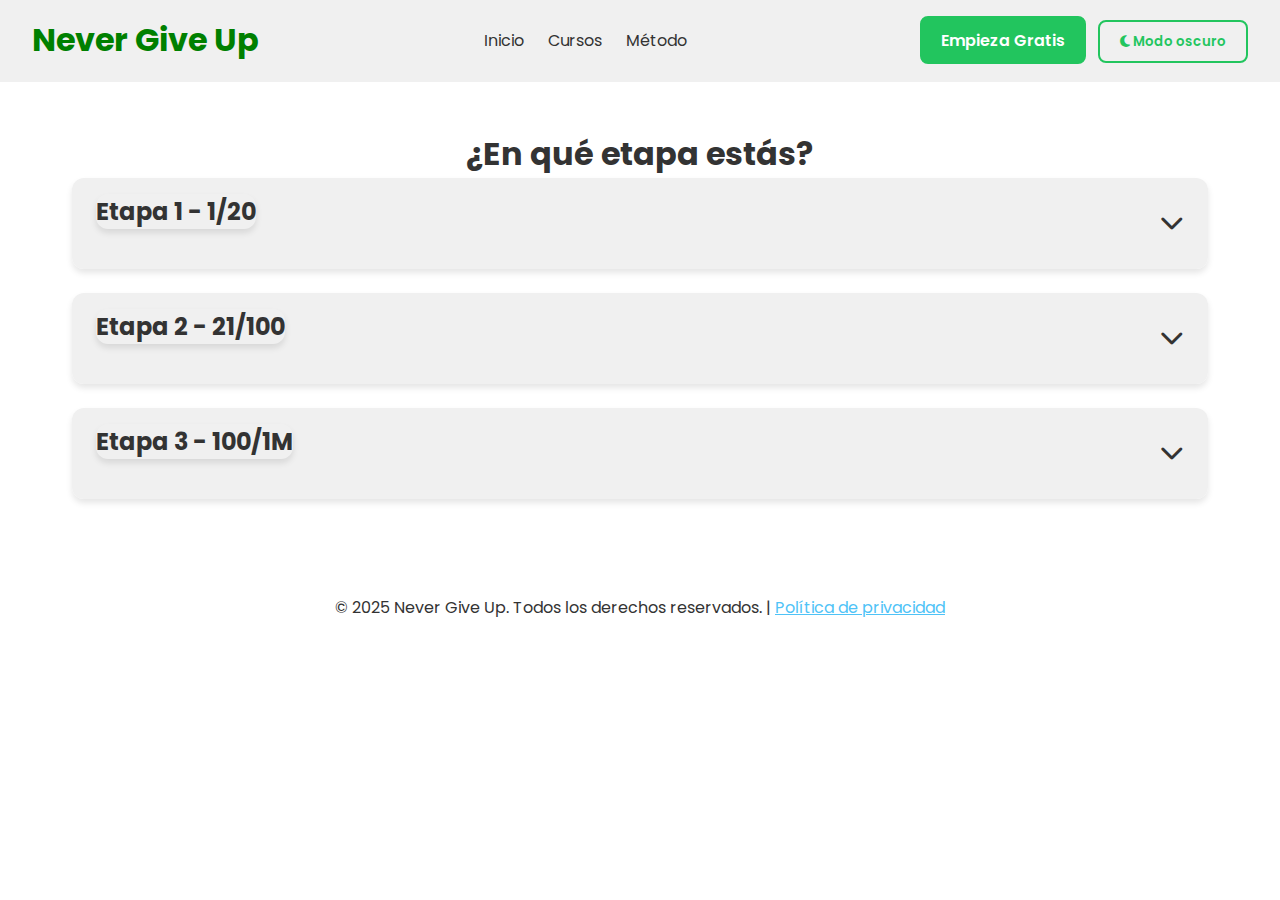
<file: Numerosetapa1.html>
<!DOCTYPE html>
<html lang="es">
<head>
    <meta charset="UTF-8" />
    <meta name="viewport" content="width=device-width, initial-scale=1.0" />
    <title>Etapas - Never Give Up School</title>
    <link rel="preconnect" href="https://fonts.googleapis.com" />
    <link rel="preconnect" href="https://fonts.gstatic.com" crossorigin />
    <link href="https://fonts.googleapis.com/css2?family=Poppins:wght@400;600;700&display=swap" rel="stylesheet" />
    <link rel="stylesheet" href="https://cdnjs.cloudflare.com/ajax/libs/font-awesome/6.5.0/css/all.min.css" />
    <link rel="stylesheet" href="style.css" />
</head>
<body class="cursos-page">
    <header>
        <div class="logo">Never Give Up</div>
        <button class="menu-toggle" onclick="toggleMenu()">
            <i class="fas fa-bars"></i>
        </button>
        <nav id="nav">
            <ul>
                <li><a href="index.html">Inicio</a></li>
                <li><a href="cursos.html">Cursos</a></li>
                <li><a href="metodo.html">Método</a></li>
            </ul>
        </nav>
        <div class="btn-group">
            <a href="cursos.html" class="btn btn-primary">Empieza Gratis</a>
            <button class="btn btn-outline" onclick="toggleModo()" id="modo-btn">
                <i class="fas fa-sun"></i> Modo claro
            </button>
        </div>
    </header>

    <main class="main-container">
        <section class="section">
            <h1 style="text-align: center;">¿En qué etapa estás?</h1>
            <div class="acordeon-container">
                <div class="acordeon">
                    <div class="acordeon-header">
                        <h2 class="acordeon etapa-1">Etapa 1 - 1/20</h2>
                        <button class="acordeon-toggle">
                            <i class="fas fa-chevron-down"></i>
                        </button>
                    </div>
                    <div class="acordeon-contenido">
                        <p>En esta etapa aprenderás a leer y pronunciar los números del 1 hasta el 20, además de hacer las combinaciones correctas.</p>
                    </div>
                </div>
                <div class="acordeon">
                    <div class="acordeon-header">
                        <h2 class="acordeon etapa-2">Etapa 2 - 21/100</h2>
                        <button class="acordeon-toggle">
                            <i class="fas fa-chevron-down"></i>
                        </button>
                    </div>
                    <div class="acordeon-contenido">
                        <p>En esta etapa consolidarás los números del 21 hasta el 100, para lograr una mayor fluidez en la lectura.</p>
                    </div>
                </div>
                <div class="acordeon">
                    <div class="acordeon-header">
                        <h2 class="acordeon etapa-3">Etapa 3 - 100/1M</h2>
                        <button class="acordeon-toggle">
                            <i class="fas fa-chevron-down"></i>
                        </button>
                    </div>
                    <div class="acordeon-contenido">
                        <p>En esta etapa aprenderás los números del 100 hasta 1 millón, para hablar y entender cantidades grandes de forma natural.</p>
                    </div>
                </div>
            </div>
        </section>
    </main>

    <footer>
        <p>© 2025 Never Give Up. Todos los derechos reservados. | <a href="#" style="color:#4fc3f7; text-decoration: underline;">Política de privacidad</a></p>
    </footer>

    <script src="script.js"></script>
</body>
</html>
</file>
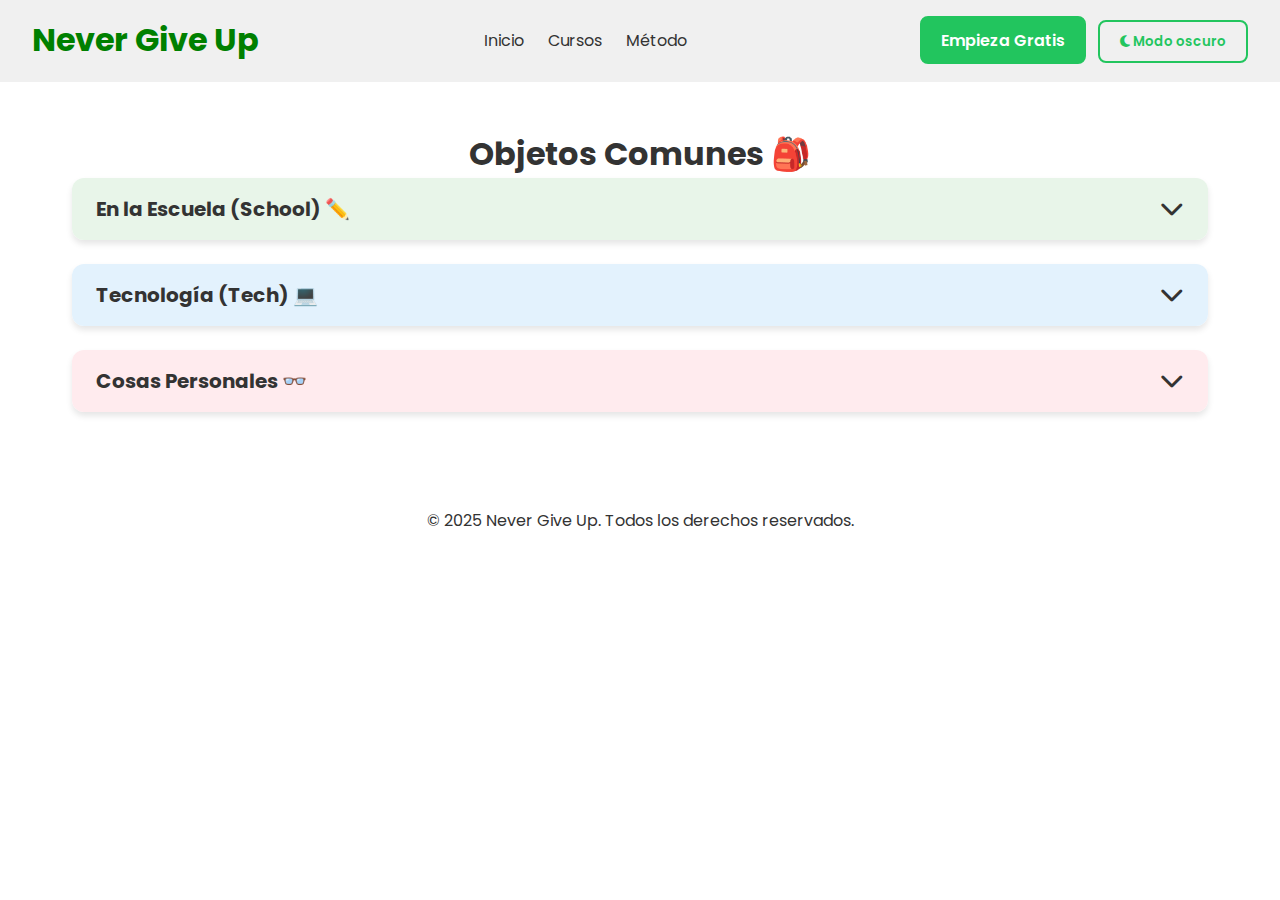
<file: objetos.html>
<!DOCTYPE html>
<html lang="es">
<head>
    <meta charset="UTF-8" />
    <meta name="viewport" content="width=device-width, initial-scale=1.0" />
    <title>Objetos - Never Give Up School</title>
    <link rel="preconnect" href="https://fonts.googleapis.com" />
    <link rel="preconnect" href="https://fonts.gstatic.com" crossorigin />
    <link href="https://fonts.googleapis.com/css2?family=Poppins:wght@400;600;700&display=swap" rel="stylesheet" />
    <link rel="stylesheet" href="https://cdnjs.cloudflare.com/ajax/libs/font-awesome/6.5.0/css/all.min.css" />
    <link rel="stylesheet" href="style.css" />
</head>
<body class="cursos-page">
    <header>
        <div class="logo">Never Give Up</div>
        <button class="menu-toggle" onclick="toggleMenu()">
            <i class="fas fa-bars"></i>
        </button>
        <nav id="nav">
            <ul>
                <li><a href="index.html">Inicio</a></li>
                <li><a href="cursos.html">Cursos</a></li>
                <li><a href="metodo.html">Método</a></li>
            </ul>
        </nav>
        <div class="btn-group">
            <a href="cursos.html" class="btn btn-primary">Empieza Gratis</a>
            <button class="btn btn-outline" onclick="toggleModo()" id="modo-btn">
                <i class="fas fa-sun"></i> Modo claro
            </button>
        </div>
    </header>

    <main class="main-container">
        <section class="section">
            <h1 style="text-align: center;">Objetos Comunes 🎒</h1>
            
            <div class="acordeon-container">
                
                <div class="acordeon etapa-1">
                    <div class="acordeon-header">
                        <h2 class="acordeon-titulo">En la Escuela (School) ✏️</h2>
                        <button class="acordeon-toggle"><i class="fas fa-chevron-down"></i></button>
                    </div>
                    <div class="acordeon-contenido">
                        <div class="grid-numeros">
                            <div class="card-objeto">
                                <span class="emoji-grande">📖</span>
                                <span class="ingles">Book</span>
                                <span class="pronunciacion">/Buk/</span>
                                <button class="btn-audio"><i class="fas fa-volume-up"></i></button>
                            </div>
                            <div class="card-objeto">
                                <span class="emoji-grande">🖊️</span>
                                <span class="ingles">Pen</span>
                                <span class="pronunciacion">/Pen/</span>
                                <button class="btn-audio"><i class="fas fa-volume-up"></i></button>
                            </div>
                            <div class="card-objeto">
                                <span class="emoji-grande">✏️</span>
                                <span class="ingles">Pencil</span>
                                <span class="pronunciacion">/Pensol/</span>
                                <button class="btn-audio"><i class="fas fa-volume-up"></i></button>
                            </div>
                            <div class="card-objeto">
                                <span class="emoji-grande">🧼</span>
                                <span class="ingles">Eraser</span>
                                <span class="pronunciacion">/Ireiser/</span>
                                <button class="btn-audio"><i class="fas fa-volume-up"></i></button>
                            </div>
                        </div>

                        <div class="formula-box" style="margin-top: 2rem;">
                            <h4>💡 Tip Rápido: ¿Un o Una?</h4>
                            <p>En inglés usamos "A" o "An" para decir "uno".</p>
                            <ul style="text-align: left; display: inline-block; margin-top: 10px;">
                                <li>👉 Usa <strong>A</strong> si la palabra empieza con consonante: <br><em>A Book, A Pen.</em></li>
                                <li style="margin-top: 5px;">👉 Usa <strong>An</strong> si empieza con vocal (a,e,i,o,u): <br><em>An Eraser, An Apple.</em></li>
                            </ul>
                        </div>
                    </div>
                </div>

                <div class="acordeon etapa-2">
                    <div class="acordeon-header">
                        <h2 class="acordeon-titulo">Tecnología (Tech) 💻</h2>
                        <button class="acordeon-toggle"><i class="fas fa-chevron-down"></i></button>
                    </div>
                    <div class="acordeon-contenido">
                        <div class="grid-numeros">
                            <div class="card-objeto">
                                <span class="emoji-grande">💻</span>
                                <span class="ingles">Computer</span>
                                <span class="pronunciacion">/Compiuter/</span>
                                <button class="btn-audio"><i class="fas fa-volume-up"></i></button>
                            </div>
                            <div class="card-objeto">
                                <span class="emoji-grande">📱</span>
                                <span class="ingles">Phone</span>
                                <span class="pronunciacion">/Foun/</span>
                                <button class="btn-audio"><i class="fas fa-volume-up"></i></button>
                            </div>
                            <div class="card-objeto">
                                <span class="emoji-grande">🖱️</span>
                                <span class="ingles">Mouse</span>
                                <span class="pronunciacion">/Maus/</span>
                                <button class="btn-audio"><i class="fas fa-volume-up"></i></button>
                            </div>
                            <div class="card-objeto">
                                <span class="emoji-grande">⌨️</span>
                                <span class="ingles">Keyboard</span>
                                <span class="pronunciacion">/Kibord/</span>
                                <button class="btn-audio"><i class="fas fa-volume-up"></i></button>
                            </div>
                        </div>
                    </div>
                </div>

                <div class="acordeon etapa-3">
                    <div class="acordeon-header">
                        <h2 class="acordeon-titulo">Cosas Personales 👓</h2>
                        <button class="acordeon-toggle"><i class="fas fa-chevron-down"></i></button>
                    </div>
                    <div class="acordeon-contenido">
                        <div class="grid-numeros">
                            <div class="card-objeto">
                                <span class="emoji-grande">🎒</span>
                                <span class="ingles">Backpack</span>
                                <span class="pronunciacion">/Bak-pak/</span>
                                <button class="btn-audio"><i class="fas fa-volume-up"></i></button>
                            </div>
                            <div class="card-objeto">
                                <span class="emoji-grande">👓</span>
                                <span class="ingles">Glasses</span>
                                <span class="pronunciacion">/Glases/</span>
                                <button class="btn-audio"><i class="fas fa-volume-up"></i></button>
                            </div>
                            <div class="card-objeto">
                                <span class="emoji-grande">⌚</span>
                                <span class="ingles">Watch</span>
                                <span class="pronunciacion">/Wotch/</span>
                                <button class="btn-audio"><i class="fas fa-volume-up"></i></button>
                            </div>
                            <div class="card-objeto">
                                <span class="emoji-grande">🔑</span>
                                <span class="ingles">Key</span>
                                <span class="pronunciacion">/Ki/</span>
                                <button class="btn-audio"><i class="fas fa-volume-up"></i></button>
                            </div>
                        </div>
                    </div>
                </div>

            </div>
        </section>
    </main>

    <footer>
        <p>© 2025 Never Give Up. Todos los derechos reservados.</p>
    </footer>

    <script src="script.js"></script>
</body>
</html>
</file>
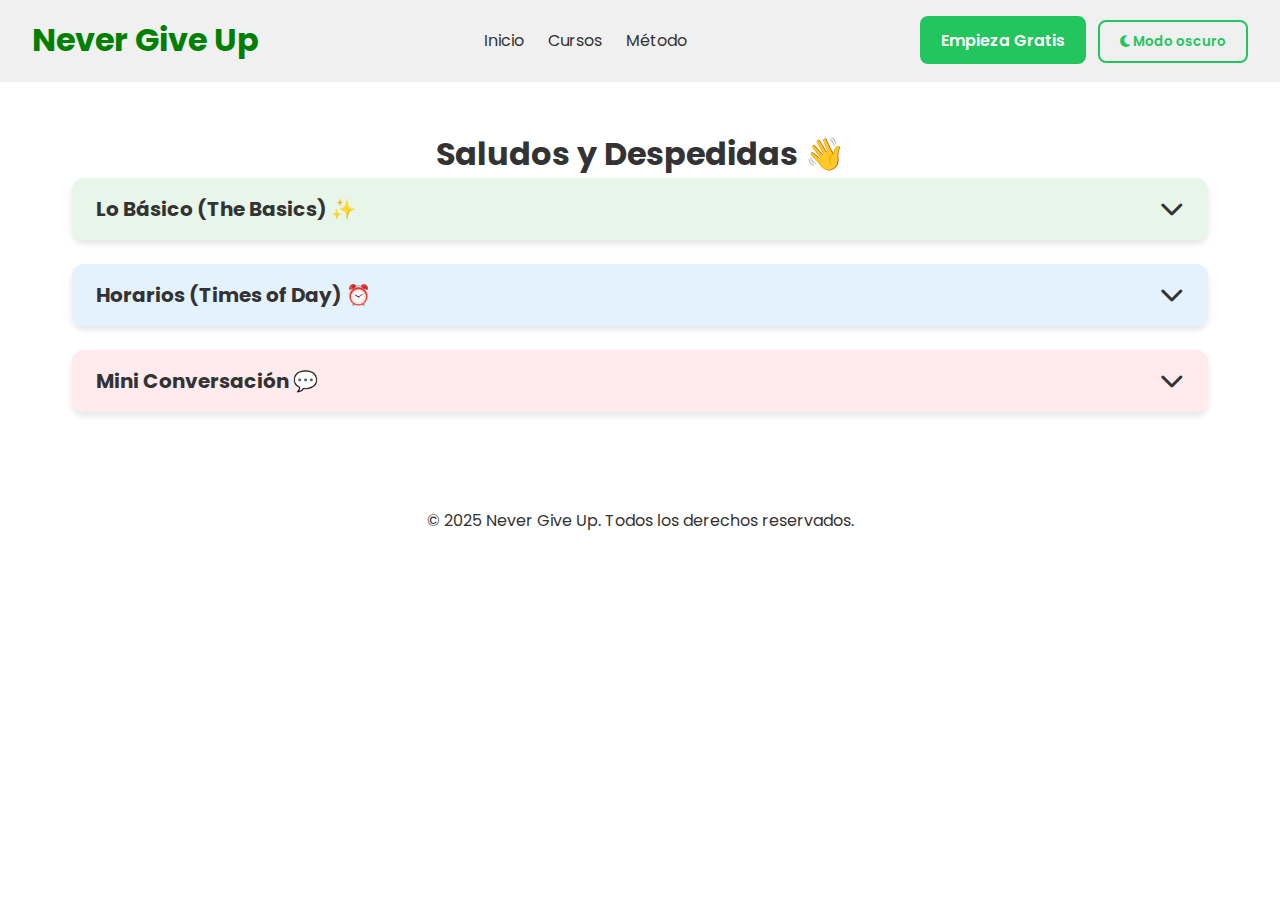
<file: saludos.html>
<!DOCTYPE html>
<html lang="es">
<head>
    <meta charset="UTF-8" />
    <meta name="viewport" content="width=device-width, initial-scale=1.0" />
    <title>Saludos - Never Give Up School</title>
    <link rel="preconnect" href="https://fonts.googleapis.com" />
    <link rel="preconnect" href="https://fonts.gstatic.com" crossorigin />
    <link href="https://fonts.googleapis.com/css2?family=Poppins:wght@400;600;700&display=swap" rel="stylesheet" />
    <link rel="stylesheet" href="https://cdnjs.cloudflare.com/ajax/libs/font-awesome/6.5.0/css/all.min.css" />
    <link rel="stylesheet" href="style.css" />
</head>
<body class="cursos-page">
    <header>
        <div class="logo">Never Give Up</div>
        <button class="menu-toggle" onclick="toggleMenu()">
            <i class="fas fa-bars"></i>
        </button>
        <nav id="nav">
            <ul>
                <li><a href="index.html">Inicio</a></li>
                <li><a href="cursos.html">Cursos</a></li>
                <li><a href="metodo.html">Método</a></li>
            </ul>
        </nav>
        <div class="btn-group">
            <a href="cursos.html" class="btn btn-primary">Empieza Gratis</a>
            <button class="btn btn-outline" onclick="toggleModo()" id="modo-btn">
                <i class="fas fa-sun"></i> Modo claro
            </button>
        </div>
    </header>

    <main class="main-container">
        <section class="section">
            <h1 style="text-align: center;">Saludos y Despedidas 👋</h1>
            
            <div class="acordeon-container">
                
                <div class="acordeon etapa-1">
                    <div class="acordeon-header">
                        <h2 class="acordeon-titulo">Lo Básico (The Basics) ✨</h2>
                        <button class="acordeon-toggle"><i class="fas fa-chevron-down"></i></button>
                    </div>
                    <div class="acordeon-contenido">
                        <div class="grid-numeros">
                            <div class="card-saludo">
                                <span class="emoji-grande">👋</span>
                                <span class="ingles">Hello</span>
                                <span class="pronunciacion">/Jelou/</span>
                                <span class="espanol-mini">Hola (Formal)</span>
                                <button class="btn-audio"><i class="fas fa-volume-up"></i></button>
                            </div>
                            <div class="card-saludo">
                                <span class="emoji-grande">✌️</span>
                                <span class="ingles">Hi</span>
                                <span class="pronunciacion">/Jai/</span>
                                <span class="espanol-mini">Hola (Amigos)</span>
                                <button class="btn-audio"><i class="fas fa-volume-up"></i></button>
                            </div>
                            <div class="card-saludo">
                                <span class="emoji-grande">🚶</span>
                                <span class="ingles">Goodbye</span>
                                <span class="pronunciacion">/Gudbai/</span>
                                <span class="espanol-mini">Adiós</span>
                                <button class="btn-audio"><i class="fas fa-volume-up"></i></button>
                            </div>
                            <div class="card-saludo">
                                <span class="emoji-grande">💨</span>
                                <span class="ingles">Bye</span>
                                <span class="pronunciacion">/Bai/</span>
                                <span class="espanol-mini">Chau</span>
                                <button class="btn-audio"><i class="fas fa-volume-up"></i></button>
                            </div>
                        </div>
                    </div>
                </div>

                <div class="acordeon etapa-2">
                    <div class="acordeon-header">
                        <h2 class="acordeon-titulo">Horarios (Times of Day) ⏰</h2>
                        <button class="acordeon-toggle"><i class="fas fa-chevron-down"></i></button>
                    </div>
                    <div class="acordeon-contenido">
                        <div class="grid-numeros">
                            <div class="card-saludo manana">
                                <span class="emoji-grande">🌅</span>
                                <span class="ingles">Good Morning</span>
                                <span class="pronunciacion">/Gud Morning/</span>
                                <span class="espanol-mini">Buenos días</span>
                                <button class="btn-audio"><i class="fas fa-volume-up"></i></button>
                            </div>
                            <div class="card-saludo tarde">
                                <span class="emoji-grande">☀️</span>
                                <span class="ingles">Good Afternoon</span>
                                <span class="pronunciacion">/Gud Afternun/</span>
                                <span class="espanol-mini">Buenas tardes</span>
                                <button class="btn-audio"><i class="fas fa-volume-up"></i></button>
                            </div>
                            <div class="card-saludo noche">
                                <span class="emoji-grande">🌙</span>
                                <span class="ingles">Good Night</span>
                                <span class="pronunciacion">/Gud Nait/</span>
                                <span class="espanol-mini">Buenas noches</span>
                                <button class="btn-audio"><i class="fas fa-volume-up"></i></button>
                            </div>
                        </div>
                    </div>
                </div>

                <div class="acordeon etapa-3">
                    <div class="acordeon-header">
                        <h2 class="acordeon-titulo">Mini Conversación 💬</h2>
                        <button class="acordeon-toggle"><i class="fas fa-chevron-down"></i></button>
                    </div>
                    <div class="acordeon-contenido">
                        <div class="formula-box">
                            <h4>🤝 Preguntar y Responder</h4>
                            
                            <div class="dialogo-box pregunta">
                                <div class="avatar">😃</div>
                                <div class="burbuja">
                                    <p class="ingles">How are you?</p>
                                    <p class="pronunciacion-mini">/Jau ar yu?/</p>
                                    <button class="btn-audio mini"><i class="fas fa-volume-up"></i></button>
                                </div>
                            </div>

                            <div class="dialogo-box respuesta">
                                <div class="burbuja">
                                    <p class="ingles">I am fine, thanks!</p>
                                    <p class="pronunciacion-mini">/Ai am fain, zanks!/</p>
                                    <button class="btn-audio mini"><i class="fas fa-volume-up"></i></button>
                                </div>
                                <div class="avatar">😎</div>
                            </div>
                            
                            <p style="margin-top:1rem; font-size: 0.9rem;">(Intenta practicar esto con un amigo)</p>
                        </div>
                    </div>
                </div>

            </div>
        </section>
    </main>

    <footer>
        <p>© 2025 Never Give Up. Todos los derechos reservados.</p>
    </footer>

    <script src="script.js"></script>
</body>
</html>
</file>
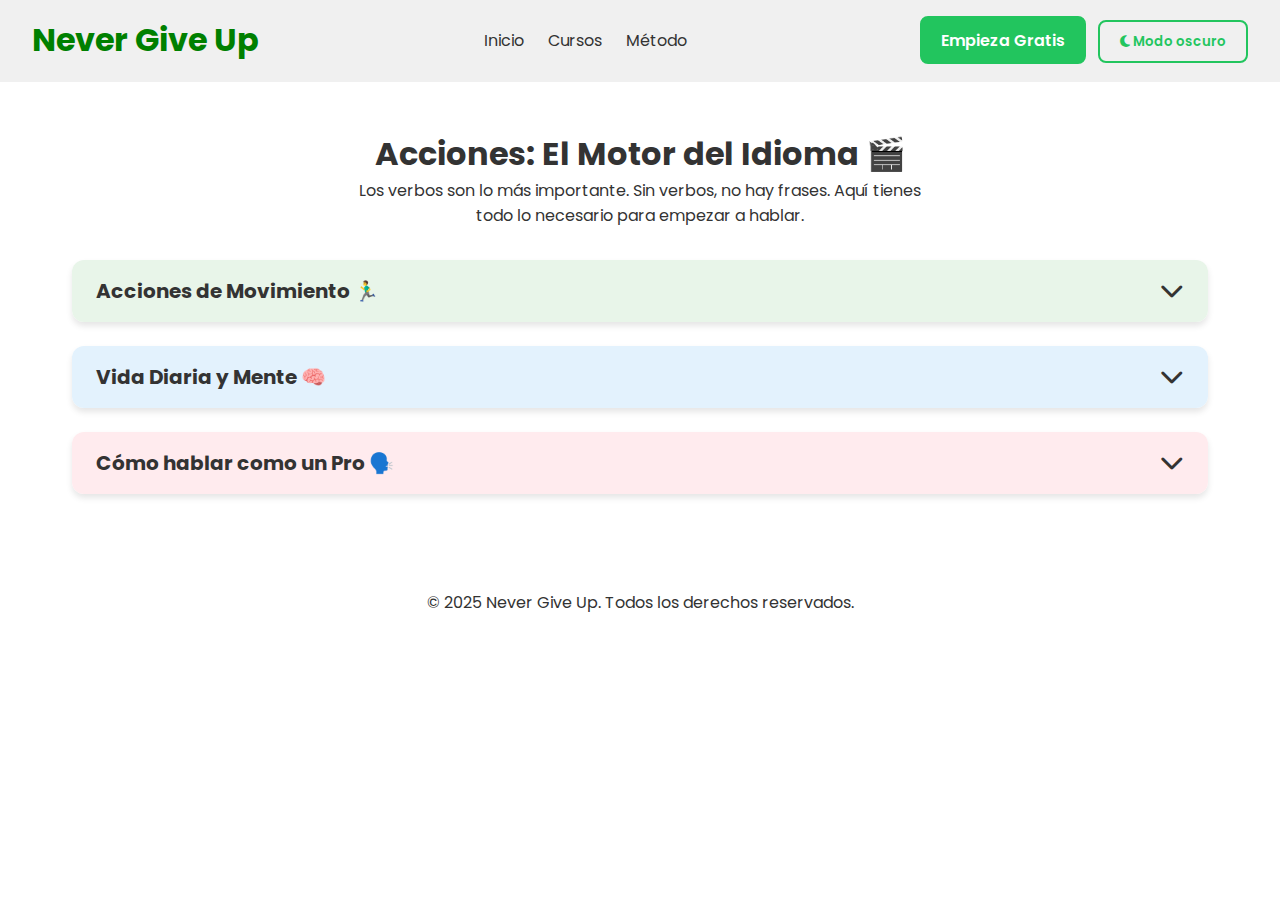
<file: verbos.html>
<!DOCTYPE html>
<html lang="es">
<head>
    <meta charset="UTF-8" />
    <meta name="viewport" content="width=device-width, initial-scale=1.0" />
    <title>Verbos - Never Give Up School</title>
    <link rel="preconnect" href="https://fonts.googleapis.com" />
    <link rel="preconnect" href="https://fonts.gstatic.com" crossorigin />
    <link href="https://fonts.googleapis.com/css2?family=Poppins:wght@400;600;700&display=swap" rel="stylesheet" />
    <link rel="stylesheet" href="https://cdnjs.cloudflare.com/ajax/libs/font-awesome/6.5.0/css/all.min.css" />
    <link rel="stylesheet" href="style.css" />
</head>
<body class="cursos-page">
    <header>
        <div class="logo">Never Give Up</div>
        <button class="menu-toggle" onclick="toggleMenu()">
            <i class="fas fa-bars"></i>
        </button>
        <nav id="nav">
            <ul>
                <li><a href="index.html">Inicio</a></li>
                <li><a href="cursos.html">Cursos</a></li>
                <li><a href="metodo.html">Método</a></li>
            </ul>
        </nav>
        <div class="btn-group">
            <a href="cursos.html" class="btn btn-primary">Empieza Gratis</a>
            <button class="btn btn-outline" onclick="toggleModo()" id="modo-btn">
                <i class="fas fa-sun"></i> Modo claro
            </button>
        </div>
    </header>

<main class="main-container">
    <section class="section">
        <h1 style="text-align: center;">Acciones: El Motor del Idioma 🎬</h1>
        <p style="text-align: center; max-width: 600px; margin: 0 auto 2rem;">Los verbos son lo más importante. Sin verbos, no hay frases. Aquí tienes todo lo necesario para empezar a hablar.</p>
        
        <div class="acordeon-container">
            
            <div class="acordeon etapa-1">
                <div class="acordeon-header">
                    <h2 class="acordeon-titulo">Acciones de Movimiento 🏃‍♂️</h2>
                    <button class="acordeon-toggle"><i class="fas fa-chevron-down"></i></button>
                </div>
                <div class="acordeon-contenido">
                    <div class="grid-numeros">
                        <div class="card-verbo">
                            <span class="emoji-grande">🏃</span>
                            <span class="ingles">Run</span>
                            <span class="pronunciacion">/Ran/</span>
                            <span class="espanol-mini">Correr</span>
                            <button class="btn-audio"><i class="fas fa-volume-up"></i></button>
                        </div>
                        <div class="card-verbo">
                            <span class="emoji-grande">💃</span>
                            <span class="ingles">Dance</span>
                            <span class="pronunciacion">/Dans/</span>
                            <span class="espanol-mini">Bailar</span>
                            <button class="btn-audio"><i class="fas fa-volume-up"></i></button>
                        </div>
                        <div class="card-verbo">
                            <span class="emoji-grande">🏊</span>
                            <span class="ingles">Swim</span>
                            <span class="pronunciacion">/Suim/</span>
                            <span class="espanol-mini">Nadar</span>
                            <button class="btn-audio"><i class="fas fa-volume-up"></i></button>
                        </div>
                        <div class="card-verbo">
                            <span class="emoji-grande">✈️</span>
                            <span class="ingles">Fly</span>
                            <span class="pronunciacion">/Flai/</span>
                            <span class="espanol-mini">Volar</span>
                            <button class="btn-audio"><i class="fas fa-volume-up"></i></button>
                        </div>
                    </div>

                    <div class="formula-box tip-box" style="background-color: #e8f5e9; border-color: #4CAF50;">
                        <h4>💡 Consejo de Oro: El aprendizaje físico</h4>
                        <p>Para aprender verbos más rápido, **haz la acción mientras dices la palabra**. Si dices "Run", simula que corres. Esto crea una conexión en tu cerebro llamada <em>Respuesta Física Total</em>.</p>
                    </div>
                </div>
            </div>

            <div class="acordeon etapa-2">
                <div class="acordeon-header">
                    <h2 class="acordeon-titulo">Vida Diaria y Mente 🧠</h2>
                    <button class="acordeon-toggle"><i class="fas fa-chevron-down"></i></button>
                </div>
                <div class="acordeon-contenido">
                    <div class="grid-numeros">
                        <div class="card-verbo">
                            <span class="emoji-grande">🥞</span>
                            <span class="ingles">Eat</span>
                            <span class="pronunciacion">/It/</span>
                            <span class="espanol-mini">Comer</span>
                            <button class="btn-audio"><i class="fas fa-volume-up"></i></button>
                        </div>
                        <div class="card-verbo">
                            <span class="emoji-grande">☕</span>
                            <span class="ingles">Drink</span>
                            <span class="pronunciacion">/Drink/</span>
                            <span class="espanol-mini">Beber</span>
                            <button class="btn-audio"><i class="fas fa-volume-up"></i></button>
                        </div>
                        <div class="card-verbo">
                            <span class="emoji-grande">✍️</span>
                            <span class="ingles">Write</span>
                            <span class="pronunciacion">/Rait/</span>
                            <span class="espanol-mini">Escribir</span>
                            <button class="btn-audio"><i class="fas fa-volume-up"></i></button>
                        </div>
                        <div class="card-verbo">
                            <span class="emoji-grande">🧐</span>
                            <span class="ingles">Understand</span>
                            <span class="pronunciacion">/Anduer-stand/</span>
                            <span class="espanol-mini">Entender</span>
                            <button class="btn-audio"><i class="fas fa-volume-up"></i></button>
                        </div>
                    </div>

                    <div class="formula-box warning-box" style="background-color: #fff3e0; border-color: #ff9800; margin-top: 1.5rem;">
                        <h4>⚠️ ¡Cuidado con la pronunciación!</h4>
                        <p>En inglés, muchas veces la "e" al final de las palabras es <strong>muda</strong>. Por ejemplo, en <em>Dance</em> o <em>Write</em>, no pronuncias la 'e' final.</p>
                    </div>
                </div>
            </div>

            <div class="acordeon etapa-3">
                <div class="acordeon-header">
                    <h2 class="acordeon-titulo">Cómo hablar como un Pro 🗣️</h2>
                    <button class="acordeon-toggle"><i class="fas fa-chevron-down"></i></button>
                </div>
                <div class="acordeon-contenido">
                    <div class="formula-box">
                        <h4>Fórmula Maestra: Sujeto + Verbo + Complemento</h4>
                        <p>Para que tus frases no sean tan simples, añade palabras de tiempo:</p>
                        
                        <div class="vocabulario-extra">
                            <span class="tag">Every day (Cada día)</span>
                            <span class="tag">Now (Ahora)</span>
                            <span class="tag">At home (En casa)</span>
                        </div>

                        <div class="grid-numeros" style="margin-top: 2rem;">
                            <div class="card-verbo frase">
                                <span class="ingles">I drink coffee every day</span>
                                <span class="pronunciacion">/Ai drink cofi evri dei/</span>
                                <span class="espanol-mini">Yo bebo café cada día</span>
                                <button class="btn-audio"><i class="fas fa-volume-up"></i></button>
                            </div>
                            <div class="card-verbo frase">
                                <span class="ingles">I understand English</span>
                                <span class="pronunciacion">/Ai anduer-stand inglish/</span>
                                <span class="espanol-mini">Yo entiendo inglés</span>
                                <button class="btn-audio"><i class="fas fa-volume-up"></i></button>
                            </div>
                        </div>
                    </div>
                </div>
            
 </div>
        </div>
    </section>
</main>

    <footer>
        <p>© 2025 Never Give Up. Todos los derechos reservados.</p>
    </footer>

    <script src="script.js"></script>
</body>
</html>
</file>
<file: style.css>
* {
    margin: 0;
    padding: 0;
    box-sizing: border-box;
    font-family: 'Poppins', sans-serif;
}
body {

    background-color: white;
    color: #333;
    transition: background-color 0.3s ease, color 0.3s ease; 
}
a {
    text-decoration: none;
    color: inherit;
}
.main-container {
    max-width: 1200px;
    margin: 0 auto;
    padding: 0 20px;
}
.contenedor {
    display: flex;
    flex-direction: column;
    align-items: center;
    text-align: center;
    padding: 2rem;
}
.section {
    padding: 3rem 2rem;
    text-align: center;
}
@keyframes fadeInUp {
    0% {
        opacity: 0;
        transform: translateY(20px);
    }
    100% {
        opacity: 1;
        transform: translateY(0);
    }
}
footer {
    background-color: white;
    color: #333;
    padding: 1.5rem 1rem;
    text-align: center;
    transition: background-color 0.3s ease, color 0.3s ease;
}

header {
    display: flex;
    justify-content: space-between;
    align-items: center;
    padding: 1rem 2rem;
    flex-wrap: wrap;
    background-color: #f0f0f0; 
    color: #333; 
    transition: background-color 0.3s ease, color 0.3s ease;
    border: none;
    box-shadow: none;
    outline: none;
    border-bottom: 2px solid transparent; /* Añade esta línea */
}
.logo {
    font-family: 'Poppins', sans-serif;
    font-weight: 700;
    font-size: 2rem;
    color: green;
    display: flex;
    align-items: center;
    gap:0.5rem;
}
.menu-toggle {
    display: none;
    font-size: 1.5rem;
    cursor: pointer;
}
nav {
    display: flex;
    align-items: center;
    gap: 1.5rem; 
    border: none;
    box-shadow: none;
    outline: none;
}
nav ul {
    display: flex; 
    list-style: none; 
    margin: 0;
    padding: 0;
    gap: 1.5rem; 
    border: none;
}
nav a {
    text-decoration: none;
    color: inherit;
    transition: color 0.3s;
}  
nav a:hover {
    color: #2e7d32;
}
header .btn-group .btn {
    margin-left: 0.5rem;
    padding: 0.6rem 1.2rem;
}

.btn {
    display: inline-block;
    padding: 0.5rem 1rem;
    border-radius: 8px;
    font-weight: 600;
    text-align: center;
    cursor: pointer;
    transition: all 0.3s ease;
    border: 2px solid transparent; 
}
.btn-primary {
    background: #22c55e;
    color: #fff;
    border: 2px solid #22c55e;
}
.btn-secondary {
    border: 2px solid #22c55e;
    color: #22c55e;
    background-color: transparent;
}
.btn-primary:hover {
    background-color: #16a34a;
    border-color: #16a34a;
}
.btn-secondary:hover {
    background-color: #22c55e;
    color: white;
    border-color: #22c55e;
}
.btn-secondary:active {
    background-color: transparent;
    color: #22c55e;
    border-color:#22c55e;
}
.btn-outline {
    background: transparent;
    color: #22c55e;
    border: 2px solid #22c55e;
    width: 150px;
}
.btn-outline:hover {
    background-color: #0ada26;
    color: white;
    border-color: #0ada26;
}
.btn-outline i.fas.fa-sun {
    color: gold; 
}
.btn-outline:hover i.fas.fa-sun {
    color: white;
}
.hero-content {
    display: flex;
    flex-direction: column; 
    align-items: center;
    text-align: center;
    padding: 2rem 1rem; 
}
.hero-text {
    padding-bottom: 20px; 
}
.hero-text h1 {
    font-size: 2rem; 
    margin-bottom: 1rem;
}
.hero-text p {
    font-size: 1rem;
    margin-bottom: 1.5rem;
}
.hero-image {
    display: flex; 
    justify-content: center;
    align-items: center;
    flex-shrink: 0; 
}
.hero-image img {
    max-width: 100%;
    height: auto; 
    width: 300px;
    display: block;
    margin: 20px auto;
}
.hero-image img:hover {
    transform: scale(1.03);
}
.hero-text .btn-group {
    margin-top: 1.5rem; 
    display: flex; 
    justify-content: center; 
    gap: 1rem; 
}

.cards {
    display: flex;
    flex-direction: column;
    gap: 1.5rem;
}
.card {
    background: #f5f5f5;
    padding: 1rem;
    border-radius: 12px;
    box-shadow: 0 2px 8px rgba(0, 0, 0, 0.1);
    transition: background-color 0.3s ease;
}
.niveles-page-content {
    text-align: center;
    padding: 3rem 1rem;
}
.niveles-page-content h1 {
    font-size: 2.5rem;
    margin-bottom: 1rem;
}
.niveles-page-content p {
    font-size: 1.1rem;
    margin-bottom: 2rem;
}
.contenedor-niveles {
    display: flex;
    flex-wrap: wrap; 
    justify-content: center; 
    gap: 20px; 
    max-width: 900px; 
    margin: 0 auto; 
}
.contenedor-niveles a {
    display: block; 
    max-width: 250px; 
    width: 100%;
    transition: transform 0.3s ease; 
    text-decoration: none;
    color: inherit;
}
.contenedor-niveles a:hover {
    transform: translateY(-5px);
}
.contenedor-niveles img {
    max-width: 100%;
    height: auto; 
    display: block; 
    border-radius: 12px; 
    box-shadow: 0 4px 8px rgba(0, 0, 0, 0.1); 
}

.aprender-page-content {
    text-align: center;
    padding: 3rem 1rem;
}
.aprender-page-content h1 {
    font-size: 3.5rem;
    margin-bottom: 2rem;
    color: #4a148c;
}    
@media (min-width: 768px) {
    .niveles-page-content h1 {
        font-size: 3.5rem; 
    }
    .aprender-page-content h1 {
        font-size: 3.5rem;
    }
}
.contenedor-temas {
    display: flex;
    flex-wrap: wrap;
    justify-content: center;
    gap: 20px;
    max-width: 900px;
    margin: 0 auto;
}
.tema-card {
    display: flex;
    flex-direction: column;
    width: 100%;
    max-width: 400px;
    height: 150px;
    border: 2px solid #ccc;
    border-radius: 12px;
    text-decoration: none;
    color: inherit;
    transition: transform 0.3s ease, box-shadow 0.3s ease, border-color 0.3s ease;
    background-color: white;
    box-shadow: 0 4px 8px rgba(0, 0, 0, 0.1);
    overflow: hidden;
}
.tema-card:hover {
    transform: translateY(-5px);
    box-shadow: 0 8px 16px rgba(0, 0, 0, 0.2);
    border-color: #4a148c;
}
.tema-card-header {
    padding: 1rem;
    text-align: left;
}
.tema-card-header p {
    font-size: 1.25rem;
    font-weight: bold;
    margin: 0;
}
.tema-card-body {
    padding: 0 1rem 1rem;
}

@media (max-width: 768px) {
    nav {
        flex-direction: column;
        display: none;
        background: #fff;
        position: absolute;
        top: 70px;
        left: 0;
        width: 100%;
        padding: 1rem;
    }
    nav.active {
        display: flex;
    }
    .menu-toggle {
        display: block;
    }
}

@media (min-width: 768px) {
    .hero-content {
        flex-direction: row;
        justify-content: space-between;
        text-align: left;
    }
    .hero-text {
        flex: 1;
        padding-right: 40px;
    }
    .hero-text h1 {
        font-size: 3rem;
    }
    .hero-text p {
        font-size: 1.15rem;
    }
    .hero-content {
        padding: 6rem 0;
    }
    .hero-text .btn-group {
        justify-content: flex-start;
    }
    .hero-image {
        flex: 1;
        justify-content: flex-end;
    }
    .hero-image img {
        width: 100%;
        max-width: 450px;
    }
    .niveles-page-content h1 {
        font-size: 3.5rem; 
    }
    .niveles-page-content p {
        font-size: 1.25rem; 
    }
}
@media (min-width: 1024px) {
    .contenedor {
        flex-direction: row;
        justify-content: space-between;
        text-align: left;
        padding: 4rem;
    }
    .texto, .imagen {
        width:48%;
    }
}
@media (min-width: 1200px) {
    .main-container {
        padding: 0;
    }
}
/* --- Estilos de Modo Oscuro --- */
body.dark {
    background-color: #131313 ;
    color: white ;
    transition: background-color 0.3s ease, color 0.3s ease ;
}
body.dark header {
    background-color: #1c1c1c;
    color: white;
    border: none;
    box-shadow: none;
    transition: background-color 0.3s ease;
}
body.dark nav {
    background-color: transparent;
    border: none;
}
body.dark nav a {
    color: white;
    text-decoration: none;
    transition: color 0.3s ease;
}
body.dark nav a:hover {
    color: #22c55e;
}
body.dark .logo {
    color: white;
}
body.dark .menu-toggle i {
    color: white;
}
body.dark .btn-outline {
    color: white;
    border-color: white;
    width: 150px;
}
body.dark .btn-outline i.fas.fa-moon {
    color: white ;
}
body.dark footer {
    background-color: #131313 ;
    color: white ;
    border: none ;
    box-shadow: none ;
}
body.dark .section {
    background-color: #191919;
    color: white;
    border: none; /* Asegúrate de que esta línea esté presente y sin !important */
    box-shadow: none;
    transition: background-color 0.3s ease;
}
body.dark .section,
body.dark .section.testimonios {
    background-color: #131313   ;
    color: white ;
    border: none ;
    box-shadow: none ;
    transition: background-color 0.3s ease,
}   
body.dark .card {
    background-color: #222;
    color: white;
    transition: background-color 0.3s ease; 
}
body.dark .tema-card {
    background-color: #222;
    border-color: #444;
    color: white;
    transition: background-color 0.3s ease, border-color 0.3s ease; 
}
body.dark .tema-card:hover {
    box-shadow: 0 8px 16px rgba(255, 255, 255, 0.1) ;
    border-color: #ab47bc ;
}
body.dark .main-container {
    background-color: #131313;
    transition: background-color 0.3s ease;
}
/* --- Estilos del Acordeón --- */
/* Diseño Base y Común */
.acordeon {
    border: none;
    border-radius: 12px;
    margin-bottom: 1.5rem;
    overflow: hidden;
    box-shadow: 0 4px 6px rgba(0, 0, 0, 0.1);
    transition: transform 0.3s ease, box-shadow 0.3s ease;
}
.acordeon:hover {
    transform: translateY(-5px);
    box-shadow: 0 8px 12px rgba(0, 0, 0, 0.2);
}
.acordeon-header {
    display: flex;
    justify-content: space-between;
    align-items: center;
    padding: 1rem 1.5rem;
    cursor: pointer;
    background-color: #f0f0f0;
    transition: background-color 0.3s ease;
    color: #333;
}
.acordeon-titulo {
    font-size: 1.25rem;
    margin: 0;
}
.acordeon-toggle {
    background: none;
    border: none;
    cursor: pointer;
    transition: transform 0.3s ease;
}
.acordeon-toggle i {
    font-size: 1.5rem;
    color: #333;
    transition: color 0.3s ease;
}
.acordeon-contenido {
    display: none;
    padding: 1.5rem;
    background-color: #f9f9f9;
    transition: background-color 0.3s ease;
}
.acordeon.activo .acordeon-contenido {
    display: block;
}
.acordeon.activo .acordeon-toggle i {
    transform: rotate(180deg);
}

/* Colores por Etapa (Modo Claro) */
.acordeon.etapa-1 .acordeon-header {
    background-color: #E8F5E9;
    color: #333;
}
.acordeon.etapa-2 .acordeon-header {
    background-color: #E3F2FD;
    color: #333;
}
.acordeon.etapa-3 .acordeon-header {
    background-color: #FFEBEE;
    color: #333;
}

/* --- Estilos de Modo Oscuro para el Acordeón --- */
body.dark .acordeon {
    /* El fondo del acordeón debe ser transparente para que se vea el fondo de la página */
    background-color: transparent; 
    box-shadow: 0 4px 6px rgba(255, 255, 255, 0.1);
}
body.dark .acordeon:hover {
    box-shadow: 0 8px 12px rgba(255, 255, 255, 0.2);
}
body.dark .acordeon-header {
    /* Aquí se le da un color oscuro base a todos los headers */
    background-color: #222; 
    color: white;
}
body.dark .acordeon-toggle i {
    color: white;
}
body.dark .acordeon-contenido {
    /* El contenido sigue siendo oscuro */
    background-color: #222; 
    color: white;
}

/* Colores de Etapa en Modo Oscuro con Degradado */
body.dark .acordeon.etapa-1 .acordeon-header {
    background-image: linear-gradient(to right, #4CAF50, #1c1c1c) !important; /* Verde a oscuro */
    background-color: transparent !important; /* Asegura que no haya color sólido debajo */
    color: white !important;
}
body.dark .acordeon.etapa-2 .acordeon-header {
    background-image: linear-gradient(to right, #2196F3, #1c1c1c) !important; /* Azul a oscuro */
    background-color: transparent !important;
    color: white !important;
}
body.dark .acordeon.etapa-3 .acordeon-header {
    background-image: linear-gradient(to right, #F44336, #1c1c1c) !important; /* Rojo a oscuro */
    background-color: transparent !important;
    color: white !important;
}
/* --- Estilos para las Lecciones (Tarjetas de Números) --- */
.titulo-leccion {
    text-align: center;
    color: #4CAF50;
    margin-bottom: 0.5rem;
    font-size: 1.5rem;
}
.subtitulo-leccion {
    text-align: center;
    margin-bottom: 2rem;
    font-size: 0.9rem;
    opacity: 0.8;
}

/* La Cuadrícula (Grid) */
.grid-numeros {
    display: grid;
    grid-template-columns: repeat(auto-fit, minmax(120px, 1fr)); /* Se adapta automático */
    gap: 1rem;
    margin-bottom: 2rem;
}

/* La Tarjeta Individual */
.card-numero {
    background: white;
    border: 2px solid #eee;
    border-radius: 12px;
    padding: 1rem;
    display: flex;
    flex-direction: column;
    align-items: center;
    text-align: center;
    transition: transform 0.2s ease, border-color 0.2s ease;
}

.card-numero:hover {
    transform: translateY(-5px);
    border-color: #4CAF50;
    box-shadow: 0 4px 8px rgba(76, 175, 80, 0.2);
}

/* Elementos dentro de la tarjeta */
.digito {
    font-size: 2rem;
    font-weight: 700;
    color: #4CAF50; /* Color verde principal */
    margin-bottom: 0.2rem;
}
.ingles {
    font-weight: 600;
    font-size: 1.1rem;
    color: #333;
}
.pronunciacion {
    font-size: 0.9rem;
    color: #666;
    font-style: italic;
    margin-bottom: 0.8rem;
}
.btn-audio {
    background: #E8F5E9;
    border: none;
    color: #4CAF50;
    width: 40px;
    height: 40px;
    border-radius: 50%;
    cursor: pointer;
    font-size: 1rem;
    transition: background 0.3s ease;
}
.btn-audio:hover {
    background: #4CAF50;
    color: white;
}

/* Nota Especial (El cuadro del 11 y 12) */
.nota-especial {
    background-color: #FFF3E0; /* Un naranja muy clarito */
    border-left: 5px solid #FF9800;
    padding: 1rem;
    margin-bottom: 2rem;
    border-radius: 4px;
}
.nota-especial h4 {
    color: #E65100;
    margin-bottom: 0.5rem;
}

/* --- Ajustes para Modo Oscuro (Lecciones) --- */
body.dark .titulo-leccion {
    color: #4CAF50; /* Se mantiene verde brillante */
}
body.dark .subtitulo-leccion {
    color: #bbb;
}
body.dark .card-numero {
    background-color: #333;
    border-color: #444;
}
body.dark .card-numero:hover {
    border-color: #4CAF50;
    box-shadow: 0 4px 8px rgba(76, 175, 80, 0.4);
}
body.dark .ingles {
    color: white;
}
body.dark .pronunciacion {
    color: #aaa;
}
body.dark .btn-audio {
    background: #444;
    color: #4CAF50;
}
body.dark .btn-audio:hover {
    background: #4CAF50;
    color: white;
}
body.dark .nota-especial {
    background-color: #2e2e2e;
    border-left-color: #FF9800;
    color: #ddd;
}
/* --- Estilos para la Sección "Poner a Prueba" --- */
.seccion-prueba {
    margin-top: 3rem;
    text-align: center;
    padding: 2rem;
    background-color: #f0fdf4; /* Un verde muy clarito de fondo */
    border-radius: 16px;
    border: 2px dashed #4CAF50; /* Borde punteado estilo "cuaderno" */
}

.mensaje-animo h3 {
    color: #673AB7; /* Morado como en tu dibujo ("Bien!") */
    font-size: 2rem;
    margin-bottom: 0.5rem;
}

.mensaje-animo p {
    font-size: 1.1rem;
    margin-bottom: 0.5rem;
}

/* El Botón Gigante */
.btn-prueba {
    background-color: #4CAF50; /* Verde */
    color: white;
    font-size: 1.5rem;
    font-weight: bold;
    padding: 1rem 2rem;
    border: none;
    border-radius: 50px; /* Bordes muy redondos */
    cursor: pointer;
    margin-top: 1.5rem;
    box-shadow: 0 5px 0 #2E7D32; /* Sombra sólida para efecto 3D */
    transition: transform 0.1s ease, box-shadow 0.1s ease;
    display: inline-flex;
    align-items: center;
    gap: 10px;
}

.btn-prueba:hover {
    background-color: #43A047;
    transform: translateY(-2px);
}

.btn-prueba:active {
    transform: translateY(2px); /* Efecto de presionar */
    box-shadow: 0 2px 0 #2E7D32;
}

/* El Gatito */
.mascota-animo {
    margin-top: 2rem;
    font-size: 3rem;
    color: #673AB7; /* Morado */
    animation: bounce 2s infinite; /* ¡El gato rebota! */
}

/* Animación del rebote del gato */
@keyframes bounce {
    0%, 20%, 50%, 80%, 100% {transform: translateY(0);}
    40% {transform: translateY(-10px);}
    60% {transform: translateY(-5px);}
}

/* Ajuste Modo Oscuro para la prueba */
body.dark .seccion-prueba {
    background-color: #222;
    border-color: #4CAF50;
}
body.dark .mensaje-animo h3 {
    color: #ab47bc; /* Morado claro */
}
body.dark .mensaje-animo p {
    color: #ddd;
}
/* --- Estilos para la Caja de Fórmula (Etapa 2) --- */
.formula-box {
    background-color: #E3F2FD; /* Azul clarito */
    border: 2px dashed #2196F3;
    border-radius: 12px;
    padding: 1.5rem;
    text-align: center;
    margin-top: 2rem;
}
.formula-box h4 {
    color: #1565C0;
    font-size: 1.2rem;
    margin-bottom: 1rem;
}
.ecuacion {
    display: flex;
    justify-content: center;
    align-items: center;
    gap: 10px;
    flex-wrap: wrap; /* Para que se ajuste en celular */
    background: white;
    padding: 1rem;
    border-radius: 8px;
    box-shadow: 0 2px 4px rgba(0,0,0,0.05);
}
.parte, .resultado {
    display: flex;
    flex-direction: column;
    align-items: center;
}
.num-ej { font-size: 1.5rem; font-weight: bold; color: #333; }
.texto-ej { font-size: 0.9rem; color: #666; }
.mas, .igual { font-size: 1.5rem; font-weight: bold; color: #2196F3; }
.num-res { font-size: 1.8rem; font-weight: bold; color: #4CAF50; }
.texto-res { font-size: 1.1rem; font-weight: bold; color: #4CAF50; }

/* Modo Oscuro Fórmula */
body.dark .formula-box {
    background-color: #222;
    border-color: #2196F3;
}
body.dark .formula-box h4 { color: #64B5F6; }
body.dark .ecuacion { background-color: #333; }
body.dark .num-ej { color: white; }
body.dark .texto-ej { color: #aaa; }
/* --- Estilos Específicos para Animales --- */
.card-animal {
    background: white;
    border: 2px solid #eee;
    border-radius: 16px; /* Bordes un poco más redondos */
    padding: 1.5rem;
    display: flex;
    flex-direction: column;
    align-items: center;
    text-align: center;
    transition: transform 0.2s ease, border-color 0.2s ease;
    cursor: default;
}

.card-animal:hover {
    transform: translateY(-5px);
    border-color: #2196F3; /* Azul al pasar el mouse por animales */
    box-shadow: 0 4px 12px rgba(33, 150, 243, 0.2);
}

.emoji-grande {
    font-size: 3.5rem; /* ¡Emojis gigantes! */
    margin-bottom: 0.5rem;
    line-height: 1;
}

/* Modo Oscuro para Animales */
body.dark .card-animal {
    background-color: #333;
    border-color: #444;
}
body.dark .card-animal:hover {
    border-color: #2196F3;
    box-shadow: 0 4px 12px rgba(33, 150, 243, 0.4);
}
/* --- Estilos para la Página de Colores --- */
.card-color {
    background: white;
    border: 2px solid #eee;
    border-radius: 16px;
    padding: 1.5rem;
    display: flex;
    flex-direction: column;
    align-items: center;
    text-align: center;
    transition: transform 0.2s ease;
}

.card-color:hover {
    transform: translateY(-5px);
    border-color: #FFD700; /* Borde dorado al pasar el mouse */
    box-shadow: 0 4px 12px rgba(0,0,0,0.1);
}

.circulo-color {
    width: 80px;
    height: 80px;
    border-radius: 50%; /* Esto lo hace redondo */
    margin-bottom: 1rem;
    box-shadow: 0 4px 6px rgba(0,0,0,0.2); /* Sombrita para dar volumen */
    border: 2px solid rgba(0,0,0,0.05); /* Borde sutil */
}

/* Ajustes Modo Oscuro para Colores */
body.dark .card-color {
    background-color: #333;
    border-color: #444;
}
body.dark .card-color:hover {
    border-color: #FFD700;
}
body.dark .circulo-color {
    box-shadow: 0 4px 6px rgba(0,0,0,0.5);
} 
/* --- Estilos para la Página de Objetos --- */
.card-objeto {
    background: white;
    border: 2px solid #eee;
    border-radius: 16px;
    padding: 1.5rem;
    display: flex;
    flex-direction: column;
    align-items: center;
    text-align: center;
    transition: transform 0.2s ease, box-shadow 0.2s ease;
}

.card-objeto:hover {
    transform: translateY(-5px);
    border-color: #FF5722; /* Naranja intenso */
    box-shadow: 0 4px 15px rgba(255, 87, 34, 0.2);
}

/* Modo Oscuro para Objetos */
body.dark .card-objeto {
    background-color: #333;
    border-color: #444;
}
body.dark .card-objeto:hover {
    border-color: #FF5722;
    box-shadow: 0 4px 15px rgba(255, 87, 34, 0.4);
}
/* --- Estilos para Saludos --- */
.card-saludo {
    background: white;
    border: 2px solid #eee;
    border-radius: 16px;
    padding: 1.5rem;
    display: flex;
    flex-direction: column;
    align-items: center;
    text-align: center;
    transition: transform 0.2s;
    position: relative; /* Para el degradado de fondo sutil si quisieras */
}

.card-saludo:hover {
    transform: translateY(-5px);
    border-color: #9C27B0; /* Morado amigable */
}

.espanol-mini {
    font-size: 0.85rem;
    color: #888;
    margin-top: 5px;
}

/* Colores de fondo sutiles para los horarios */
.manana:hover { background-color: #fffde7; border-color: #FFEB3B; }
.tarde:hover { background-color: #e3f2fd; border-color: #2196F3; }
.noche:hover { background-color: #f3e5f5; border-color: #673AB7; }

/* Estilo Chat para la Etapa 3 */
.dialogo-box {
    display: flex;
    align-items: flex-end;
    gap: 10px;
    margin-bottom: 1rem;
    width: 100%;
}
.pregunta { justify-content: flex-start; }
.respuesta { justify-content: flex-end; }

.avatar {
    font-size: 2rem;
}

.burbuja {
    padding: 1rem;
    border-radius: 15px;
    position: relative;
    max-width: 80%;
}

.pregunta .burbuja {
    background-color: #f1f1f1;
    border-bottom-left-radius: 0; /* Pico del globo */
}
.respuesta .burbuja {
    background-color: #dcf8c6; /* Verde tipo WhatsApp */
    border-bottom-right-radius: 0;
}

.pronunciacion-mini {
    font-size: 0.8rem;
    color: #666;
    margin-top: 4px;
    font-style: italic;
}

.btn-audio.mini {
    width: 30px;
    height: 30px;
    font-size: 0.8rem;
    margin-top: 5px;
}

/* Modo Oscuro Chat */
body.dark .card-saludo { background-color: #333; border-color: #444; }
body.dark .espanol-mini { color: #aaa; }
body.dark .manana:hover { background-color: #333; border-color: #FFEB3B; }
body.dark .pregunta .burbuja { background-color: #444; color: white; }
body.dark .respuesta .burbuja { background-color: #054d44; color: white; } /* Verde oscuro WhatsApp */
body.dark .pronunciacion-mini { color: #bbb; }
/* --- Estilos para Verbos (Nivel Medio) --- */
.card-verbo {
    background: white;
    border: 2px solid #eee;
    border-radius: 16px;
    padding: 1.5rem;
    display: flex;
    flex-direction: column;
    align-items: center;
    text-align: center;
    transition: transform 0.2s;
    cursor: pointer;
}

.card-verbo:hover {
    transform: translateY(-5px);
    border-color: #4CAF50; /* Verde Acción */
    box-shadow: 0 4px 15px rgba(76, 175, 80, 0.2);
}

/* Estilo especial para las tarjetas de frases */
.card-verbo.frase {
    border-style: dashed; /* Borde punteado para diferenciar frases */
    background-color: #f9fff9;
}

/* Modo Oscuro Verbos */
body.dark .card-verbo {
    background-color: #333;
    border-color: #444;
}
body.dark .card-verbo:hover {
    border-color: #4CAF50;
    box-shadow: 0 4px 15px rgba(76, 175, 80, 0.4);
}
body.dark .card-verbo.frase {
    background-color: #2e3b2f;
}
/* --- Nuevos estilos para Info Extra --- */
.tip-box, .warning-box {
    padding: 1.5rem;
    border-radius: 12px;
    border-left: 8px solid;
    margin: 1.5rem 0;
    text-align: left;
    /* Forzamos el color del texto a uno oscuro para que sea legible */
    color: #1a1a1a !important; 
}

.tip-box h4, .warning-box h4 {
    margin-top: 0;
    color: #333;
}

.vocabulario-extra {
    display: flex;
    flex-wrap: wrap;
    gap: 10px;
    justify-content: center;
    margin: 1rem 0;
}

.tag {
    background: #e3f2fd;
    color: #1976d2;
    padding: 5px 12px;
    border-radius: 20px;
    font-size: 0.85rem;
    font-weight: 600;
}

body.dark .tag {
    background: #1a237e;
    color: #90caf9;
}

body.dark .tip-box h4, body.dark .warning-box h4 {
    color: #444; /* Para que resalte en el fondo claro de la caja */
}
</file>
